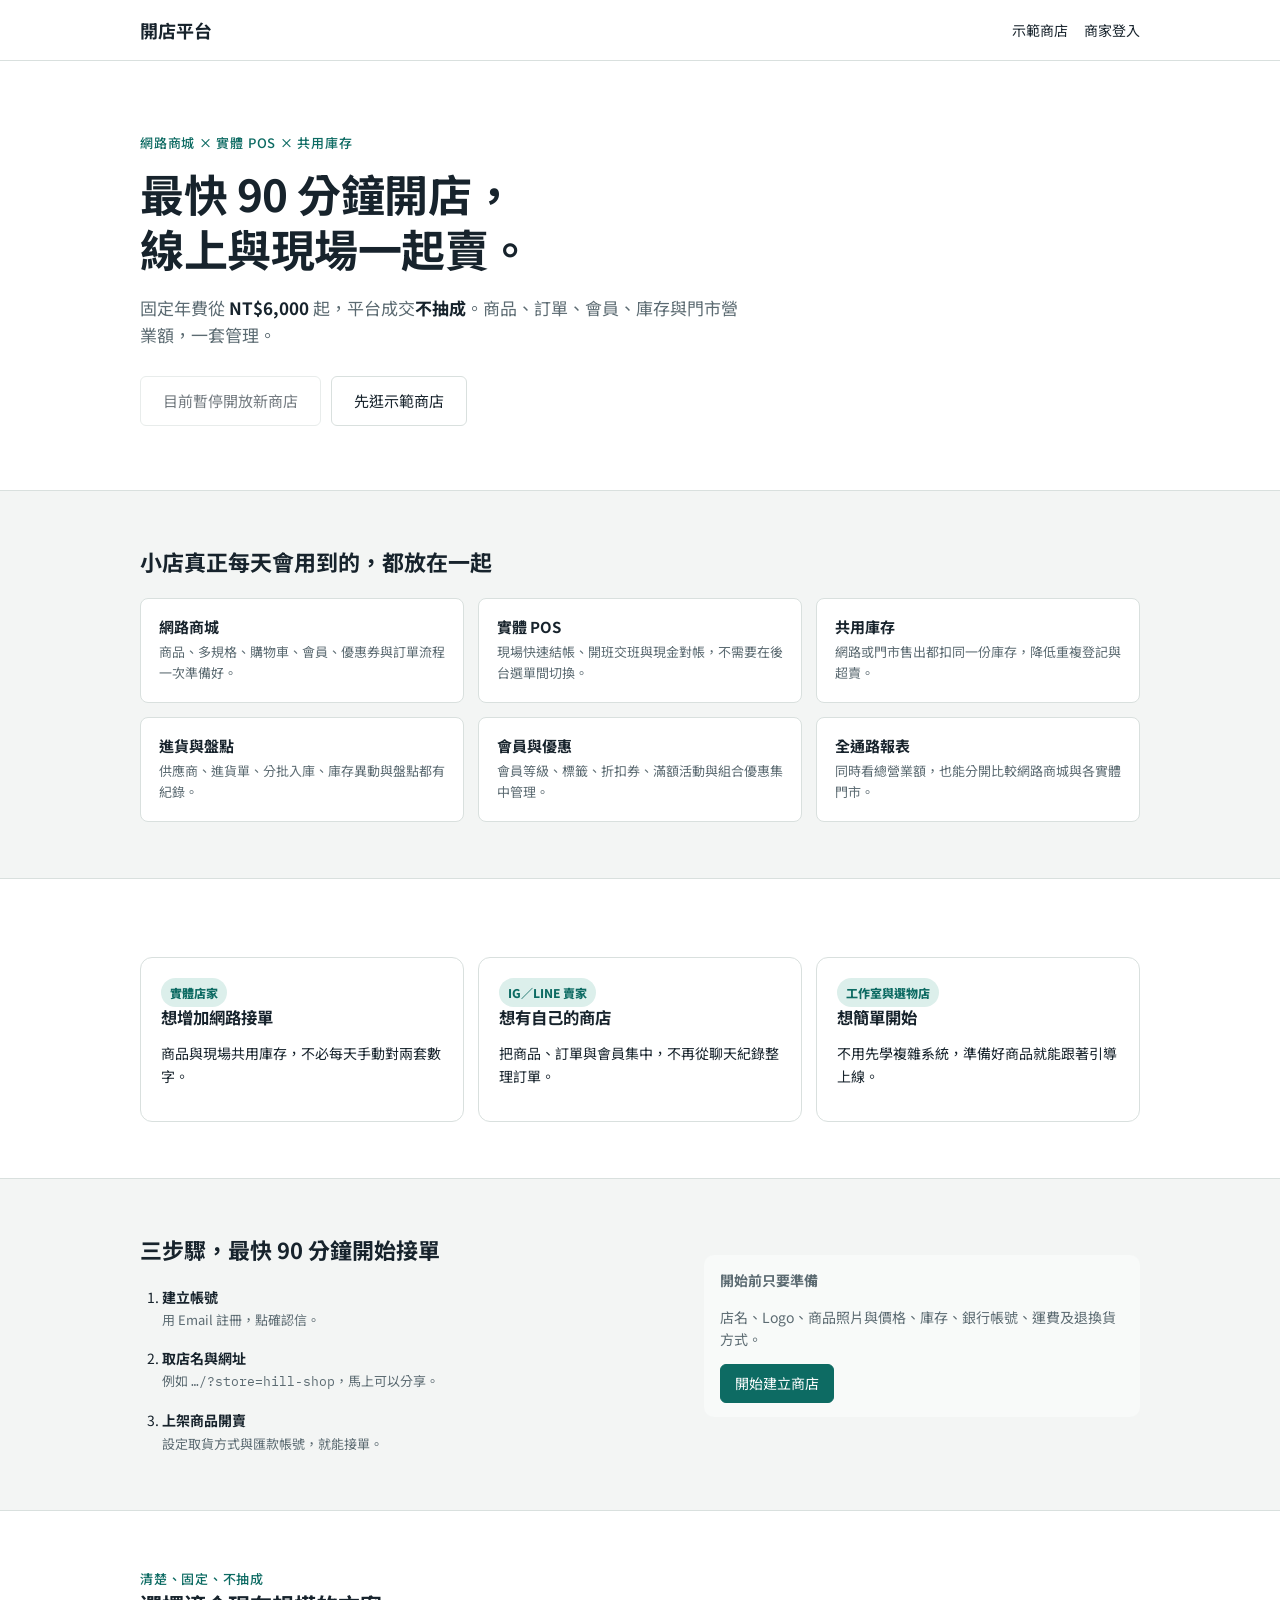
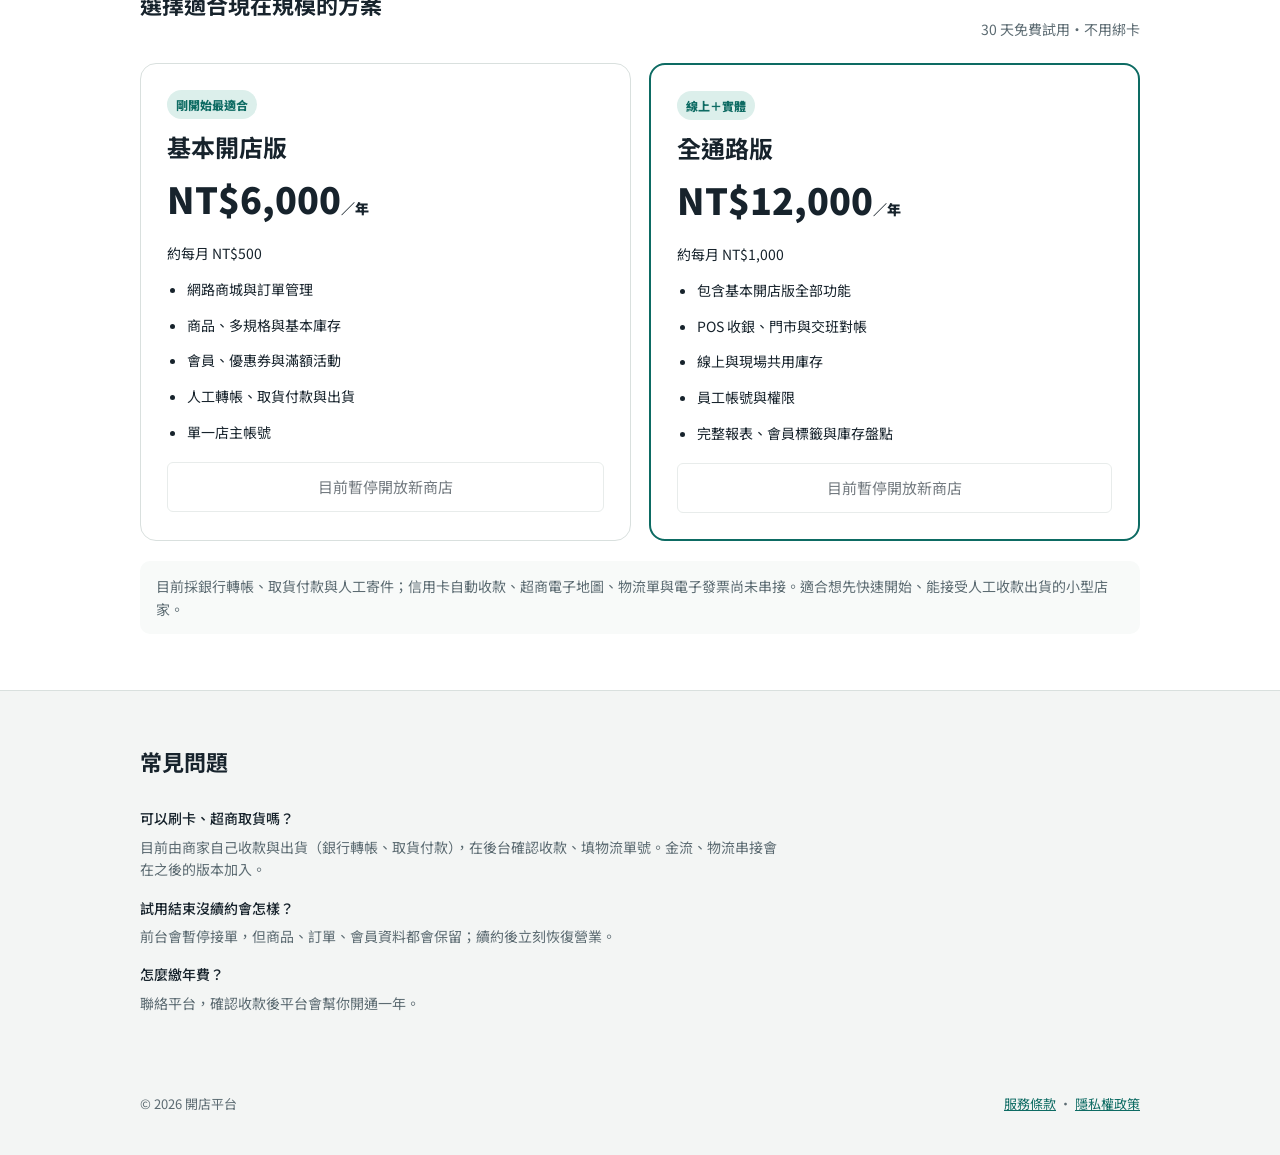
<file: index.html>
<!doctype html>
<html lang="zh-Hant-TW">
<head>
  <meta charset="utf-8">
  <meta name="viewport" content="width=device-width, initial-scale=1, viewport-fit=cover">
  <title>開店平台</title>
  <link rel="preconnect" href="https://fonts.googleapis.com">
  <link rel="preconnect" href="https://fonts.gstatic.com" crossorigin>
  <link rel="stylesheet" href="https://fonts.googleapis.com/css2?family=Noto+Sans+TC:wght@400;500;700&family=IBM+Plex+Mono:wght@400;500&display=swap">
  <link rel="stylesheet" href="css/base.css">
  <link rel="stylesheet" href="css/admin.css">
  <link rel="stylesheet" href="css/shop.css">
</head>
<body>
  <div id="app"></div>

  <!-- 正式版：資料存在 Supabase 資料庫。
       網址：平台首頁（不帶參數）、商店前台 ?store=<代號>、商家後台 #admin、平台總控台 #platform
       離線示範版請開 demo.html -->
  <script src="js/config.js"></script>
  <script src="js/vendor/supabase.js"></script>
  <script src="js/db.js"></script>
  <script src="js/ui.js"></script>
  <script src="js/invoice.js"></script>
  <script src="js/theme.js"></script>
  <script src="js/xlsx.js"></script>
  <script src="js/importer.js"></script>
  <script src="js/admin.js"></script>
  <script src="js/pos.js"></script>
  <script src="js/shop.js"></script>
  <script src="js/platform.js"></script>
  <script src="js/app.js"></script>
</body>
</html>
</file>
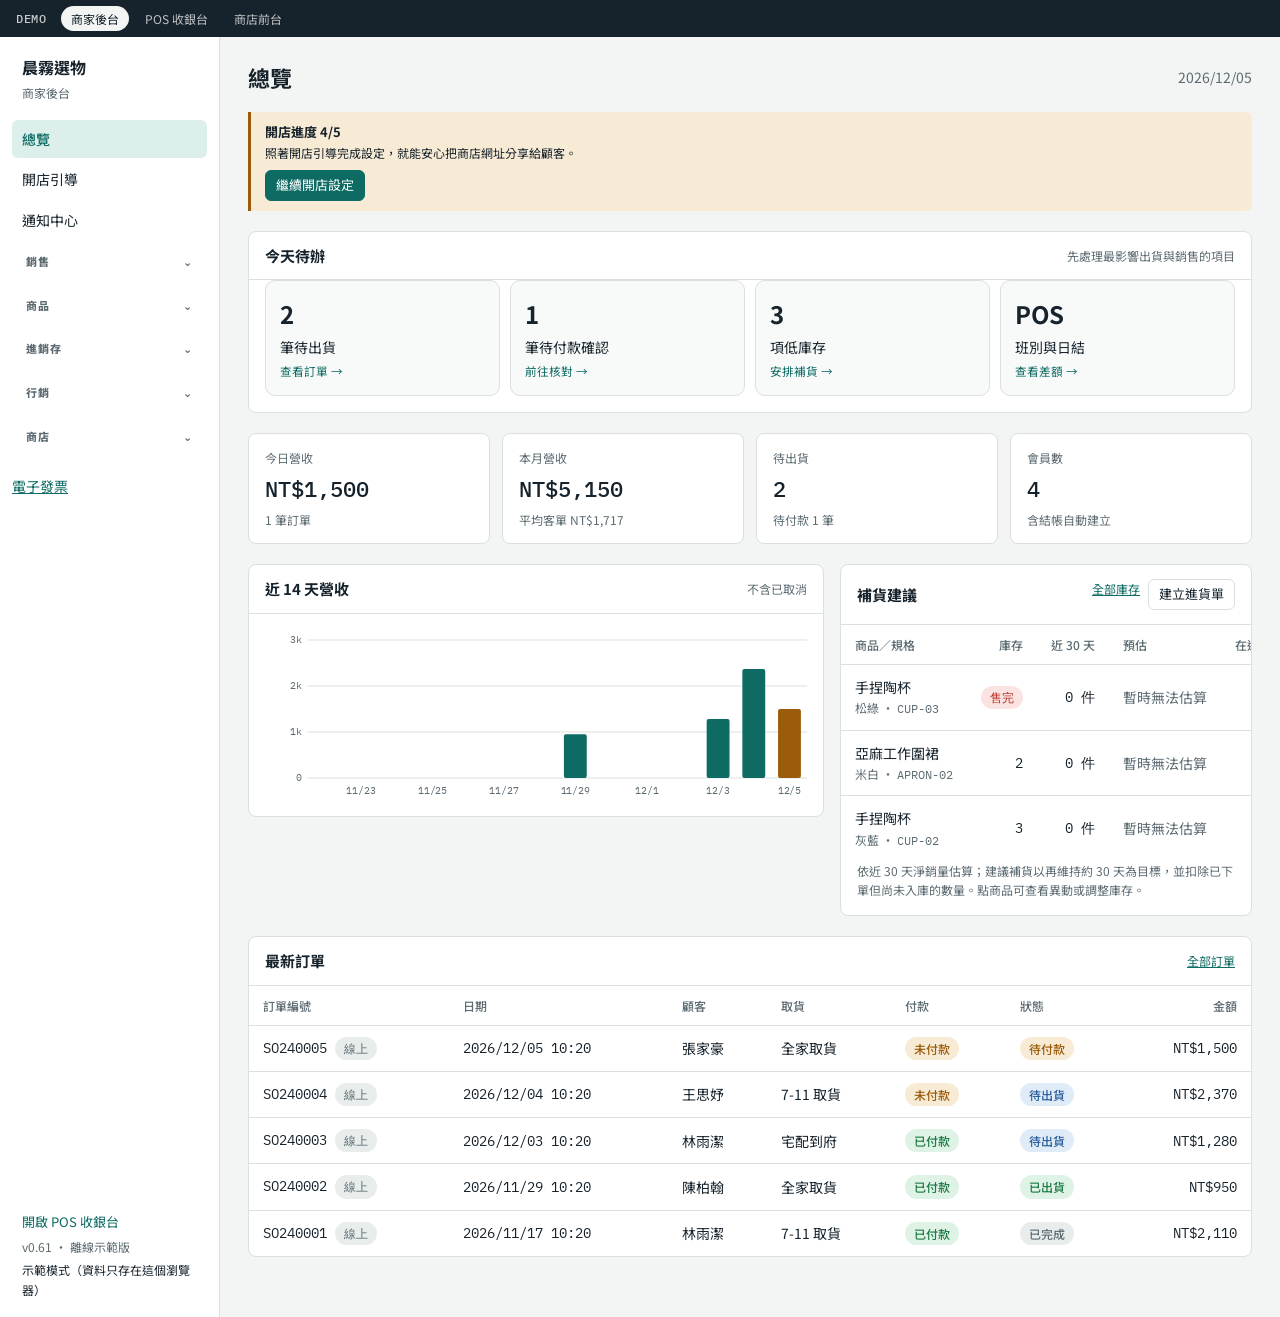
<file: demo.html>
<!doctype html>
<html lang="zh-Hant-TW">
<head>
  <meta charset="utf-8">
  <meta name="viewport" content="width=device-width, initial-scale=1, viewport-fit=cover">
  <title>開店平台 · 離線示範</title>
  <link rel="preconnect" href="https://fonts.googleapis.com">
  <link rel="preconnect" href="https://fonts.gstatic.com" crossorigin>
  <link rel="stylesheet" href="https://fonts.googleapis.com/css2?family=Noto+Sans+TC:wght@400;500;700&family=IBM+Plex+Mono:wght@400;500&display=swap">
  <link rel="stylesheet" href="css/base.css">
  <link rel="stylesheet" href="css/admin.css">
  <link rel="stylesheet" href="css/shop.css">
</head>
<body>
  <div class="devbar">
    <b>DEMO</b>
    <a href="#admin" data-side="admin">商家後台</a>
    <a href="#pos" data-side="pos">POS 收銀台</a>
    <a href="#shop" data-side="shop">商店前台</a>
  </div>
  <div id="app"></div>

  <!-- 離線示範版：資料只存在這個瀏覽器，不用網路也能玩（手機帳號版會員） -->
  <script src="js/seed.js"></script>
  <script src="js/db-local.js"></script>
  <script src="js/ui.js"></script>
  <script src="js/invoice.js"></script>
  <script src="js/theme.js"></script>
  <script src="js/xlsx.js"></script>
  <script src="js/importer.js"></script>
  <script src="js/admin.js"></script>
  <script src="js/pos.js"></script>
  <script src="js/shop.js"></script>
  <script src="js/app.js"></script>
</body>
</html>
</file>
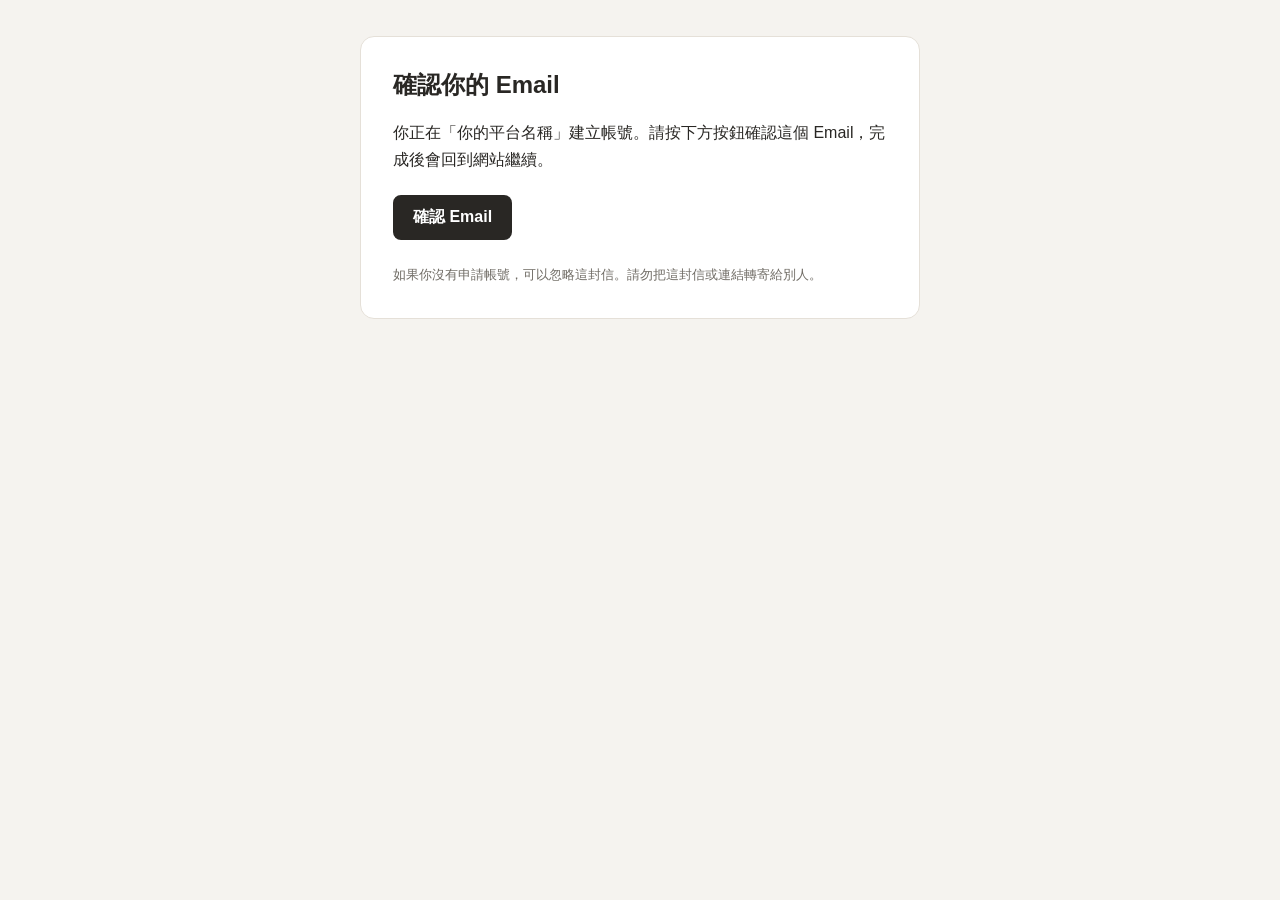
<file: docs/email-templates/確認註冊.html>
<!doctype html>
<html lang="zh-Hant">
<body style="margin:0;background:#f5f3ef;font-family:Arial,'Noto Sans TC',sans-serif;color:#292724">
  <div style="max-width:560px;margin:0 auto;padding:36px 20px">
    <div style="background:#fff;border:1px solid #e5e0d8;border-radius:14px;padding:32px">
      <h1 style="margin:0 0 18px;font-size:24px">確認你的 Email</h1>
      <p style="margin:0 0 22px;line-height:1.7">你正在「你的平台名稱」建立帳號。請按下方按鈕確認這個 Email，完成後會回到網站繼續。</p>
      <p style="margin:0 0 24px"><a href="{{ .ConfirmationURL }}" style="display:inline-block;background:#292724;color:#fff;text-decoration:none;border-radius:8px;padding:12px 20px;font-weight:bold">確認 Email</a></p>
      <p style="margin:0;color:#706c65;font-size:13px;line-height:1.7">如果你沒有申請帳號，可以忽略這封信。請勿把這封信或連結轉寄給別人。</p>
    </div>
  </div>
</body>
</html>
</file>
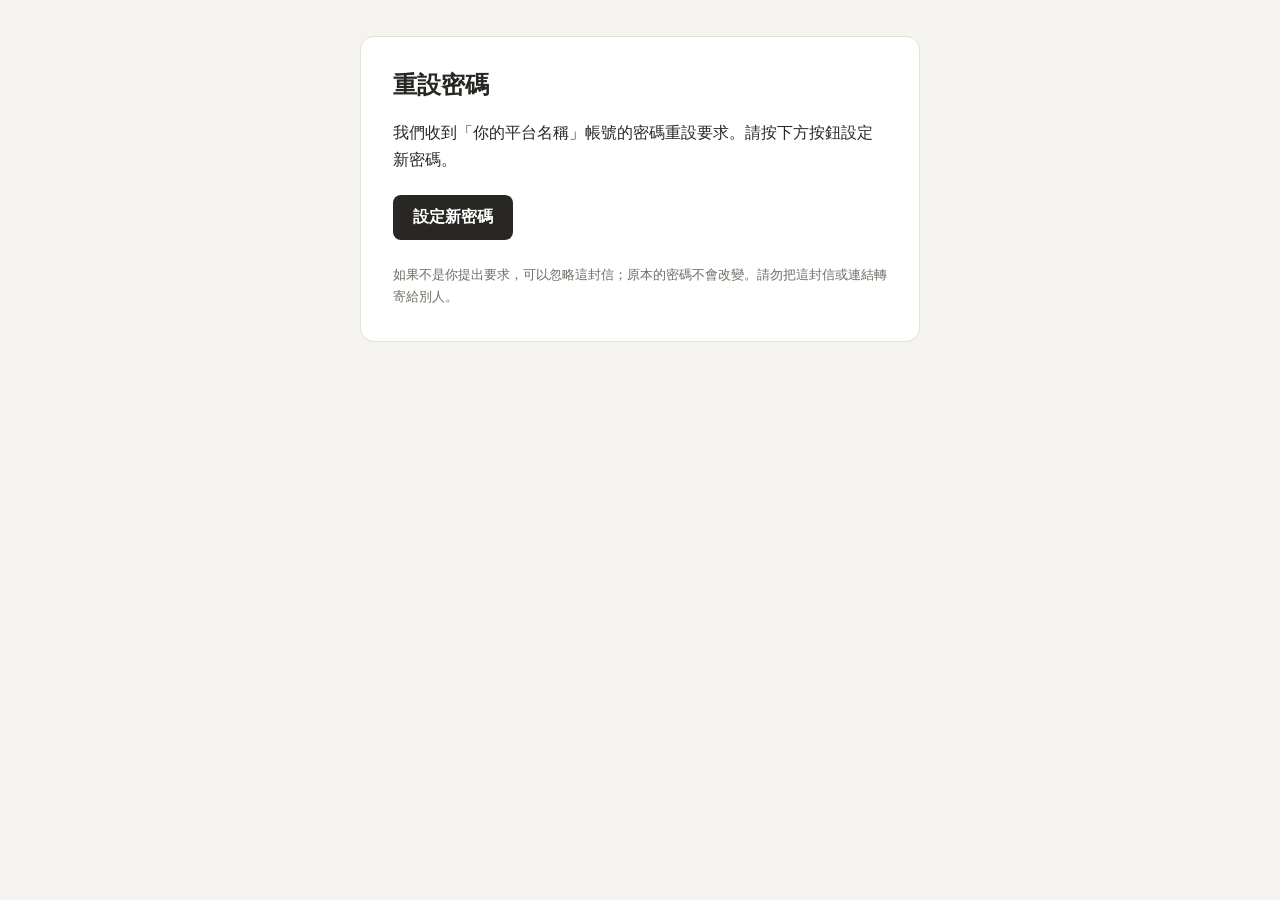
<file: docs/email-templates/重設密碼.html>
<!doctype html>
<html lang="zh-Hant">
<body style="margin:0;background:#f5f3ef;font-family:Arial,'Noto Sans TC',sans-serif;color:#292724">
  <div style="max-width:560px;margin:0 auto;padding:36px 20px">
    <div style="background:#fff;border:1px solid #e5e0d8;border-radius:14px;padding:32px">
      <h1 style="margin:0 0 18px;font-size:24px">重設密碼</h1>
      <p style="margin:0 0 22px;line-height:1.7">我們收到「你的平台名稱」帳號的密碼重設要求。請按下方按鈕設定新密碼。</p>
      <p style="margin:0 0 24px"><a href="{{ .ConfirmationURL }}" style="display:inline-block;background:#292724;color:#fff;text-decoration:none;border-radius:8px;padding:12px 20px;font-weight:bold">設定新密碼</a></p>
      <p style="margin:0;color:#706c65;font-size:13px;line-height:1.7">如果不是你提出要求，可以忽略這封信；原本的密碼不會改變。請勿把這封信或連結轉寄給別人。</p>
    </div>
  </div>
</body>
</html>
</file>
<file: css/base.css>
/* =========================================================
 * base.css — 共用色彩、字體、按鈕、表單、表格
 * 顏色都寫成變數，淺色與深色模式各一套。
 * ========================================================= */
:root {
  --bg: #f3f5f4;
  --surface: #ffffff;
  --surface-2: #f8faf9;
  --ink: #17232c;
  --muted: #5c6b72;
  --line: #d9e0de;
  --accent: #0d6b63;
  --accent-ink: #ffffff;
  --accent-soft: #dcefeb;
  --ok: #1d7a45;   --ok-bg: #dff2e6;
  --warn: #9a5b0a; --warn-bg: #f7ebd5;
  --bad: #b3261e;  --bad-bg: #fbe3e1;
  --info: #285e9c; --info-bg: #e0ebf8;
  --idle: #5c6b72; --idle-bg: #e8edec;
  --shadow: 0 1px 2px rgba(20, 35, 44, .06), 0 4px 16px rgba(20, 35, 44, .06);
  --radius: 8px;
  --sans: "Noto Sans TC", system-ui, -apple-system, "PingFang TC", "Microsoft JhengHei", sans-serif;
  --mono: "IBM Plex Mono", ui-monospace, SFMono-Regular, Menlo, monospace;
}
@media (prefers-color-scheme: dark) {
  :root:not([data-theme="light"]) {
    color-scheme: dark;
    --bg: #10171c; --surface: #172128; --surface-2: #1b2730; --ink: #e5ecea; --muted: #97a7ad; --line: #2a3943;
    --accent: #4fc2b5; --accent-ink: #0c1a1f; --accent-soft: #173b38;
    --ok: #6fd39a; --ok-bg: #173826; --warn: #e6aa55; --warn-bg: #3a2c16; --bad: #f08a82; --bad-bg: #3d1d1b;
    --info: #86b6ee; --info-bg: #1b2d44; --idle: #a3b1b6; --idle-bg: #25323a;
    --shadow: 0 1px 2px rgba(0, 0, 0, .3), 0 4px 16px rgba(0, 0, 0, .25);
  }
}
:root[data-theme="dark"] {
  color-scheme: dark;
  --bg: #10171c; --surface: #172128; --surface-2: #1b2730; --ink: #e5ecea; --muted: #97a7ad; --line: #2a3943;
  --accent: #4fc2b5; --accent-ink: #0c1a1f; --accent-soft: #173b38;
  --ok: #6fd39a; --ok-bg: #173826; --warn: #e6aa55; --warn-bg: #3a2c16; --bad: #f08a82; --bad-bg: #3d1d1b;
  --info: #86b6ee; --info-bg: #1b2d44; --idle: #a3b1b6; --idle-bg: #25323a;
  --shadow: 0 1px 2px rgba(0, 0, 0, .3), 0 4px 16px rgba(0, 0, 0, .25);
}

* { box-sizing: border-box; }
html, body { margin: 0; }
body { background: var(--bg); color: var(--ink); font-family: var(--sans); font-size: 14px; line-height: 1.6; }
h1, h2, h3, h4 { margin: 0; line-height: 1.3; text-wrap: balance; }
a { color: var(--accent); }
img { max-width: 100%; }
.num, .mono { font-family: var(--mono); font-variant-numeric: tabular-nums; }
.muted { color: var(--muted); }
.small { font-size: 12px; }

/* 開發模式切換列 */
.devbar { display: flex; align-items: center; gap: 6px; flex-wrap: wrap; padding: 6px 16px; background: var(--ink); color: var(--bg); font-size: 12px; }
.devbar b { font-family: var(--mono); font-weight: 500; letter-spacing: .06em; margin-right: 8px; opacity: .8; }
.devbar a { color: var(--bg); text-decoration: none; padding: 3px 10px; border-radius: 999px; opacity: .75; }
.devbar a.is-on { background: var(--bg); color: var(--ink); opacity: 1; }
.devbar a:focus-visible { outline: 2px solid var(--accent); }

/* 按鈕 */
.btn { font: inherit; font-size: 14px; display: inline-flex; align-items: center; justify-content: center; gap: 6px; padding: 7px 14px; border-radius: 6px; border: 1px solid var(--line); background: var(--surface); color: var(--ink); cursor: pointer; text-decoration: none; white-space: nowrap; }
.btn:hover { border-color: var(--muted); }
.btn:focus-visible, input:focus-visible, select:focus-visible, textarea:focus-visible { outline: 2px solid var(--accent); outline-offset: 1px; }
.btn-primary { background: var(--accent); border-color: var(--accent); color: var(--accent-ink); }
.btn-primary:hover { filter: brightness(1.08); border-color: var(--accent); }
.btn-danger { background: var(--bad); border-color: var(--bad); color: #fff; }
.btn-ghost { background: transparent; border-color: transparent; color: var(--muted); }
.btn-ghost:hover { color: var(--ink); border-color: var(--line); }
.btn-sm { padding: 4px 10px; font-size: 13px; }
.btn[disabled] { opacity: .5; cursor: not-allowed; }

/* 表單 */
.field { display: grid; gap: 6px; }
.field > label, .label { font-size: 13px; font-weight: 500; }
.field .hint { font-size: 12px; color: var(--muted); }
input[type="text"], input[type="number"], input[type="email"], input[type="tel"], input[type="search"], input[type="date"], input[type="password"], select, textarea {
  font: inherit; font-size: 14px; color: var(--ink); background: var(--surface); border: 1px solid var(--line); border-radius: 6px; padding: 8px 10px; width: 100%; min-width: 0;
}
textarea { resize: vertical; min-height: 88px; }
input[type="number"] { font-family: var(--mono); }
.check { display: inline-flex; align-items: center; gap: 8px; cursor: pointer; }
.check input { width: 16px; height: 16px; accent-color: var(--accent); }

/* 表格 */
.table-wrap { overflow-x: auto; }
table.tbl { width: 100%; border-collapse: collapse; font-size: 14px; }
.tbl th { text-align: left; font-weight: 500; font-size: 12px; color: var(--muted); padding: 10px 14px; border-bottom: 1px solid var(--line); white-space: nowrap; }
.tbl td { padding: 11px 14px; border-bottom: 1px solid var(--line); vertical-align: middle; }
.tbl tr:last-child td { border-bottom: 0; }
.tbl td.r, .tbl th.r { text-align: right; }
.tbl tbody tr.is-link { cursor: pointer; }
.tbl tbody tr.is-link:hover { background: var(--surface-2); }

/* 狀態標籤 */
.pill { display: inline-block; font-size: 12px; font-weight: 500; padding: 2px 9px; border-radius: 999px; white-space: nowrap; }
.pill.ok { color: var(--ok); background: var(--ok-bg); }
.pill.warn { color: var(--warn); background: var(--warn-bg); }
.pill.bad { color: var(--bad); background: var(--bad-bg); }
.pill.info { color: var(--info); background: var(--info-bg); }
.pill.idle { color: var(--idle); background: var(--idle-bg); }

/* 提示訊息 */
#toasts { position: fixed; left: 50%; bottom: calc(20px + env(safe-area-inset-bottom, 0px)); transform: translateX(-50%); display: grid; gap: 8px; z-index: 100; width: max-content; max-width: calc(100vw - 32px); }
.toast { background: var(--ink); color: var(--bg); padding: 10px 16px; border-radius: 8px; box-shadow: var(--shadow); font-size: 14px; transition: opacity .3s, transform .3s; }
.toast.is-error { background: var(--bad); color: #fff; }
.toast.is-out { opacity: 0; transform: translateY(6px); }

/* 確認視窗 */
.modal-backdrop { position: fixed; inset: 0; background: rgba(10, 18, 24, .45); display: grid; place-items: center; padding: 16px; z-index: 90; }
.modal { background: var(--surface); border-radius: 10px; padding: 22px; width: 100%; max-width: 400px; box-shadow: var(--shadow); display: grid; gap: 12px; }
.modal h3 { font-size: 17px; }
.modal p { margin: 0; color: var(--muted); }
.modal-actions { display: flex; justify-content: flex-end; gap: 8px; margin-top: 6px; }

.empty { text-align: center; padding: 40px 16px; color: var(--muted); }

@media (prefers-reduced-motion: reduce) { * { transition: none !important; animation: none !important; } }

/* 載入中／載入失敗 */
.loading { min-height: 50vh; display: grid; place-items: center; color: var(--muted); padding: 24px 16px; }
.load-err { display: grid; gap: 10px; justify-items: center; text-align: center; max-width: 420px; }
.load-err p { margin: 0; }
</file>
<file: css/admin.css>
/* =========================================================
 * admin.css — 商家後台版面
 * ========================================================= */
.admin { display: grid; grid-template-columns: 220px 1fr; min-height: calc(100vh - 32px); }
.side { background: var(--surface); border-right: 1px solid var(--line); padding: 18px 12px; display: flex; flex-direction: column; gap: 18px; }
.side-brand { padding: 0 10px; display: grid; gap: 2px; }
.side-brand strong { font-size: 16px; }
.side-brand span { font-size: 12px; color: var(--muted); }
.side nav { display: grid; gap: 2px; }
.side nav a { display: flex; align-items: center; justify-content: space-between; gap: 8px; padding: 8px 10px; border-radius: 6px; color: var(--ink); text-decoration: none; font-size: 14px; }
.side nav a:hover { background: var(--surface-2); }
.side nav a.is-on { background: var(--accent-soft); color: var(--accent); font-weight: 500; }
.side nav a .badge { font-family: var(--mono); font-size: 11px; background: var(--warn-bg); color: var(--warn); border-radius: 999px; padding: 0 7px; }
.side nav .sep { font-size: 11px; color: var(--muted); letter-spacing: .06em; padding: 12px 10px 4px; }
.side-foot { margin-top: auto; padding: 0 10px; font-size: 12px; color: var(--muted); display: grid; gap: 4px; justify-items: start; }
.side-foot .side-user { color: var(--ink); overflow-wrap: anywhere; }
.side-foot .btn { padding: 2px 0; }

/* 後台登入 */
.gate { min-height: calc(100vh - 32px); display: grid; place-items: center; padding: 24px 16px; background: var(--bg); }
.gate-card { width: 100%; max-width: 420px; background: var(--surface); border: 1px solid var(--line); border-radius: 10px; padding: 26px; display: grid; gap: 14px; box-shadow: var(--shadow); }
.gate-card h1 { font-size: 20px; }
.gate-card p { margin: 0; }
.gate-form { display: grid; gap: 12px; }
.gate-steps { margin: 0; padding-left: 20px; display: grid; gap: 10px; }
.gate-sql { margin: 6px 0; padding: 10px; background: var(--surface-2); border: 1px solid var(--line); border-radius: 6px; white-space: pre-wrap; overflow-wrap: anywhere; font-size: 12px; }

.main { padding: 26px 28px 60px; min-width: 0; display: grid; grid-template-columns: minmax(0, 1fr); gap: 20px; align-content: start; }
.main > *, .grid-2 > *, .grid-2 > * > * { min-width: 0; }
.admin .tbl td { white-space: nowrap; }
.page-head { display: flex; align-items: center; justify-content: space-between; gap: 12px; flex-wrap: wrap; }
.page-head h1 { font-size: 22px; }
.page-head .crumbs { font-size: 13px; color: var(--muted); display: flex; gap: 6px; align-items: center; }
.page-head .crumbs a { color: var(--muted); text-decoration: none; }
.page-head .crumbs a:hover { color: var(--accent); }
.actions { display: flex; gap: 8px; flex-wrap: wrap; }

.panel { background: var(--surface); border: 1px solid var(--line); border-radius: var(--radius); }
.panel-head { display: flex; align-items: center; justify-content: space-between; gap: 10px; padding: 14px 16px; border-bottom: 1px solid var(--line); }
.panel-head h2 { font-size: 15px; }
.panel-body { padding: 16px; display: grid; gap: 14px; }

.kpis { display: grid; grid-template-columns: repeat(4, 1fr); gap: 12px; }
.kpi { background: var(--surface); border: 1px solid var(--line); border-radius: var(--radius); padding: 14px 16px; display: grid; gap: 4px; text-decoration: none; color: var(--ink); }
.kpi span { font-size: 12px; color: var(--muted); }
.kpi strong { font-family: var(--mono); font-size: 22px; font-weight: 500; font-variant-numeric: tabular-nums; }
.kpi small { font-size: 12px; color: var(--muted); }
a.kpi:hover { border-color: var(--accent); }

.grid-2 { display: grid; grid-template-columns: 1.4fr 1fr; gap: 16px; align-items: start; }
.grid-form { display: grid; grid-template-columns: 1fr 1fr; gap: 14px; }
.grid-form .full { grid-column: 1 / -1; }

.chart { width: 100%; height: 170px; display: block; }
.chart .bar { fill: var(--accent); }
.chart .bar.today { fill: var(--warn); }
.chart text { fill: var(--muted); font-size: 10px; font-family: var(--mono); }
.chart .grid { stroke: var(--line); stroke-width: 1; }

.toolbar { display: flex; gap: 8px; flex-wrap: wrap; align-items: center; }
.toolbar input[type="search"] { max-width: 260px; }
.toolbar select { width: auto; }
.panel-head > .toolbar { flex: 1; }

.tabs { display: flex; gap: 4px; flex-wrap: wrap; border-bottom: 1px solid var(--line); padding: 0 8px; }
.tabs a { padding: 10px 12px; font-size: 14px; color: var(--muted); text-decoration: none; border-bottom: 2px solid transparent; margin-bottom: -1px; display: flex; gap: 6px; align-items: center; }
.tabs a.is-on { color: var(--ink); border-bottom-color: var(--accent); font-weight: 500; }
.tabs a .n { font-family: var(--mono); font-size: 11px; color: var(--muted); }

.thumb { width: 38px; height: 38px; border-radius: 6px; display: grid; place-items: center; color: #fff; font-weight: 700; font-size: 15px; flex: none; overflow: hidden; }
.thumb img { width: 100%; height: 100%; object-fit: cover; display: block; }
.prod-cell { display: flex; align-items: center; gap: 10px; }
.prod-cell div { display: grid; }

.variant-tbl input { padding: 6px 8px; }
.variant-tbl td { padding: 8px 10px; }
.opt-row { display: grid; grid-template-columns: 140px 1fr auto; gap: 8px; align-items: center; }

/* 商品圖片 */
.img-grid { display: grid; grid-template-columns: repeat(auto-fill, minmax(88px, 1fr)); gap: 8px; }
.img-tile { position: relative; aspect-ratio: 1 / 1; border-radius: 6px; overflow: hidden; border: 1px solid var(--line); background: var(--surface-2); }
.img-tile img { width: 100%; height: 100%; object-fit: cover; display: block; }
.img-tile .main-tag { position: absolute; left: 4px; top: 4px; font-size: 11px; background: var(--accent); color: var(--accent-ink); padding: 0 6px; border-radius: 3px; }
.img-tile .tile-acts { position: absolute; inset: auto 0 0 0; display: flex; justify-content: space-between; gap: 2px; padding: 3px; background: linear-gradient(transparent, rgba(0, 0, 0, .55)); }
.img-tile .tile-acts button { font: inherit; font-size: 11px; border: 0; border-radius: 3px; padding: 1px 6px; background: rgba(255, 255, 255, .9); color: #17232c; cursor: pointer; }
.img-tile .tile-acts button:focus-visible { outline: 2px solid var(--accent); }
.img-drop { position: relative; display: grid; place-items: center; gap: 4px; text-align: center; border: 1.5px dashed var(--line); border-radius: 6px; padding: 18px 12px; color: var(--muted); font-size: 13px; cursor: pointer; }
.img-drop:hover, .img-drop.is-over { border-color: var(--accent); color: var(--accent); background: var(--accent-soft); }
.img-drop input { position: absolute; width: 1px; height: 1px; opacity: 0; }
.img-drop:focus-within { outline: 2px solid var(--accent); outline-offset: 1px; }
.meter { height: 6px; background: var(--idle-bg); border-radius: 999px; overflow: hidden; }
.meter i { display: block; height: 100%; background: var(--accent); }
.meter.is-high i { background: var(--warn); }

.kv { display: grid; grid-template-columns: 90px 1fr; gap: 6px 12px; font-size: 14px; margin: 0; }
.kv dt { color: var(--muted); }
.kv dd { margin: 0; }

.timeline { list-style: none; margin: 0; padding: 0; display: grid; gap: 10px; }
.timeline li { display: grid; grid-template-columns: 12px 1fr; gap: 10px; font-size: 13px; }
.timeline li::before { content: ""; width: 8px; height: 8px; border-radius: 50%; background: var(--accent); margin-top: 6px; }

.notice { border-left: 3px solid var(--warn); background: var(--warn-bg); padding: 10px 14px; border-radius: 0 6px 6px 0; font-size: 13px; }

.method-row { display: grid; grid-template-columns: auto 1fr 110px; gap: 12px; align-items: center; padding: 10px 0; border-bottom: 1px solid var(--line); }
.method-row:last-child { border-bottom: 0; }

.modal.is-wide { max-width: 460px; }
/* 進貨單品項表 */
.po-tbl select { min-width: 260px; }
.po-tbl input[type="number"] { min-width: 84px; }

/* 會員等級設定表 */
.tier-tbl input[type="text"] { min-width: 110px; }
.tier-tbl input[type="number"] { min-width: 88px; }

/* 會員等級標籤：等級越高顏色越深 */
.tier-pill { display: inline-block; font-size: 12px; font-weight: 500; padding: 2px 9px; border-radius: 999px; white-space: nowrap; border: 1px solid var(--line); color: var(--muted); }
.tier-pill.t1 { border-color: var(--accent); color: var(--accent); }
.tier-pill.t2 { background: var(--accent-soft); border-color: var(--accent); color: var(--accent); }
.tier-pill.t3, .tier-pill.t4 { background: var(--accent); border-color: var(--accent); color: var(--accent-ink); }
.tier-row { display: grid; grid-template-columns: auto 1fr auto 1fr auto; gap: 8px; align-items: center; }
.tier-row input { min-width: 0; }
.radio-list { display: grid; gap: 6px; }
[hidden] { display: none !important; }

@media (max-width: 960px) {
  .kpis { grid-template-columns: repeat(2, 1fr); }
  .grid-2 { grid-template-columns: 1fr; }
}
@media (max-width: 760px) {
  /* minmax(0, 1fr)：選單很長時只在選單裡橫向捲動，不把整頁撐寬 */
  .admin { grid-template-columns: minmax(0, 1fr); }
  .side, .side nav { min-width: 0; }
  .side { border-right: 0; border-bottom: 1px solid var(--line); padding: 10px 12px; gap: 8px; }
  .side-brand, .side-foot, .side nav .sep { display: none; }
  .side nav { display: flex; overflow-x: auto; gap: 4px; }
  .side nav a { white-space: nowrap; }
  .main { padding: 18px 16px 60px; }
  .grid-form { grid-template-columns: 1fr; }
  .opt-row { grid-template-columns: 1fr; }
  .method-row { grid-template-columns: auto 1fr; }
  .method-row > :last-child { grid-column: 2; }
}

/* ---------- v0.9：多商家 ---------- */
.side-foot .side-link { color: var(--accent); text-decoration: none; font-size: 13px; }
.side-foot .side-link:hover { text-decoration: underline; }
.gate-card.is-wide { max-width: 480px; }
.pick-list { display: grid; gap: 8px; }
.pick-item { display: grid; grid-template-columns: 1fr auto; gap: 2px 10px; align-items: center; text-align: left; padding: 12px 14px; border: 1px solid var(--line); border-radius: var(--radius); background: var(--surface); color: var(--ink); font: inherit; cursor: pointer; }
.pick-item:hover, .pick-item:focus-visible { border-color: var(--accent); background: var(--surface-2); }
.pick-item .pill { grid-row: 1 / 3; grid-column: 2; }
.hint.is-ok { color: var(--ok); }
.hint.is-bad { color: var(--bad); }
.sf-url { overflow-wrap: anywhere; }
.url-box { display: flex; flex-wrap: wrap; align-items: center; gap: 6px 12px; padding: 10px 14px; background: var(--surface); border: 1px solid var(--line); border-radius: var(--radius); }
.url-box a { overflow-wrap: anywhere; }
.panel-body .url-box { background: var(--surface-2); }
.bill-banner { display: flex; flex-wrap: wrap; align-items: baseline; gap: 4px 12px; padding: 12px 16px; border-radius: var(--radius); background: var(--warn-bg); color: var(--ink); border-left: 3px solid var(--warn); }
.bill-banner b { color: var(--warn); }
.bill-banner.is-bad { background: var(--bad-bg); border-left-color: var(--bad); }
.bill-banner.is-bad b { color: var(--bad); }
.bill-banner span { flex: 1 1 280px; font-size: 13px; }
.kv { display: grid; grid-template-columns: auto 1fr; gap: 6px 16px; margin: 0; font-size: 13px; }
.kv dt { color: var(--muted); }
.kv dd { margin: 0; overflow-wrap: anywhere; }
.check { display: flex; align-items: center; gap: 8px; }
.check input { width: 16px; height: 16px; accent-color: var(--accent); }
.admin.is-platform .side-brand span { color: var(--accent); font-weight: 500; }
@media (max-width: 760px) {
  /* 手機：選單下方保留「我的商店、登出」等連結 */
  .side-foot { display: flex; flex-wrap: wrap; gap: 4px 14px; align-items: center; padding: 0 4px; }
  .side-foot > div { display: none; }
  .kv { grid-template-columns: 1fr; gap: 0; }
  .kv dd { margin-bottom: 8px; }
}

/* ---------- 平台首頁 ---------- */
.home { background: var(--bg); min-height: 100vh; }
.home-wrap { max-width: 1040px; margin: 0 auto; padding: 0 20px; }
.home-top { background: var(--surface); border-bottom: 1px solid var(--line); }
.home-top .home-wrap { display: flex; align-items: center; justify-content: space-between; gap: 12px; min-height: 60px; }
.home-logo { font-size: 18px; font-weight: 700; color: var(--ink); text-decoration: none; }
.home-top nav { display: flex; gap: 16px; }
.home-top nav a { color: var(--ink); text-decoration: none; font-size: 14px; }
.home-top nav a:hover { color: var(--accent); }
.home-hero { padding: 72px 0 64px; background: var(--surface); border-bottom: 1px solid var(--line); }
.home-kicker { color: var(--accent); font-weight: 500; font-size: 13px; letter-spacing: .06em; margin: 0 0 12px; }
.home-hero h1 { font-size: clamp(28px, 5vw, 44px); line-height: 1.25; letter-spacing: -.01em; }
.home-lead { font-size: 17px; color: var(--muted); max-width: 36em; margin: 18px 0 28px; }
.home-lead b { color: var(--ink); }
.home-cta { display: flex; flex-wrap: wrap; gap: 10px; }
.btn.btn-lg { padding: 12px 22px; font-size: 15px; }
.btn[aria-disabled="true"] { opacity: .6; cursor: not-allowed; }
.home-sec { padding: 56px 0; }
.home-sec.is-alt { background: var(--surface); border-top: 1px solid var(--line); border-bottom: 1px solid var(--line); }
.home-sec h2 { font-size: 22px; margin-bottom: 22px; }
.home-grid { display: grid; grid-template-columns: repeat(3, 1fr); gap: 14px; }
.home-card { background: var(--surface); border: 1px solid var(--line); border-radius: var(--radius); padding: 18px; }
.home-card h3 { font-size: 15px; margin-bottom: 6px; }
.home-card p { margin: 0; color: var(--muted); font-size: 13px; }
.home-split { display: grid; grid-template-columns: 1.2fr 1fr; gap: 40px; align-items: start; }
.home-steps { margin: 0; padding-left: 22px; display: grid; gap: 16px; }
.home-steps li b { display: block; }
.home-steps li span { color: var(--muted); font-size: 13px; }
.home-price { background: var(--bg); border: 1px solid var(--line); border-radius: 12px; padding: 24px; display: grid; gap: 10px; justify-items: start; }
.home-price strong { font-family: var(--mono); font-size: 34px; font-weight: 500; }
.home-price strong small { font-family: var(--sans); font-size: 14px; color: var(--muted); margin-left: 2px; }
.home-price ul { margin: 0 0 6px; padding-left: 18px; display: grid; gap: 4px; font-size: 14px; }
.home-faq { margin: 0; display: grid; gap: 6px; max-width: 46em; }
.home-faq dt { font-weight: 500; margin-top: 10px; }
.home-faq dd { margin: 0; color: var(--muted); }
.home-foot { padding: 24px 0 40px; color: var(--muted); font-size: 13px; }
.home-foot .home-wrap { display: flex; justify-content: space-between; gap: 12px; flex-wrap: wrap; }
@media (max-width: 760px) {
  .home-hero { padding: 44px 0 40px; }
  .home-grid, .home-split { grid-template-columns: 1fr; }
  .home-split { gap: 28px; }
  .home-wrap { padding: 0 16px; }
}

/* v0.10：分頁 */
.pager { display: flex; align-items: center; justify-content: center; gap: 12px; padding: 12px 16px; border-top: 1px solid var(--line); flex-wrap: wrap; }

/* v0.11：報表 */
.rp-bar { display: flex; flex-wrap: wrap; align-items: center; gap: 8px 14px; }
.seg { display: inline-flex; flex-wrap: wrap; border: 1px solid var(--line); border-radius: 8px; overflow: hidden; background: var(--surface); }
.seg button { font: inherit; font-size: 13px; padding: 6px 12px; border: 0; border-right: 1px solid var(--line); background: transparent; color: var(--ink); cursor: pointer; }
.seg button:last-child { border-right: 0; }
.seg button.is-on { background: var(--accent-soft); color: var(--accent); font-weight: 500; }
.rp-dates { display: flex; align-items: center; gap: 6px; }
.rp-dates input { width: auto; }
.rp-chart-wrap { position: relative; }
.rp-chart { height: 200px; }
.rp-chart .hit { fill: transparent; cursor: pointer; }
.rp-chart .hit.is-on { fill: var(--ink); fill-opacity: .06; }
.rp-tip { position: absolute; top: 4px; transform: translateX(-50%); background: var(--surface); border: 1px solid var(--line); box-shadow: var(--shadow); border-radius: 6px; padding: 6px 10px; font-size: 12px; display: grid; gap: 1px; pointer-events: none; white-space: nowrap; }
.rp-tip span { font-family: var(--mono); color: var(--muted); }
.calc { display: grid; grid-template-columns: 1fr auto; gap: 6px 16px; margin: 0; font-size: 14px; }
.calc dt { color: var(--muted); }
.calc dd { margin: 0; text-align: right; font-family: var(--mono); font-variant-numeric: tabular-nums; }
.calc .is-total { color: var(--ink); font-weight: 500; border-top: 1px solid var(--line); padding-top: 6px; }
.share { width: 90px; height: 6px; border-radius: 3px; background: var(--surface-2); border: 1px solid var(--line); overflow: hidden; }
.share i { display: block; height: 100%; background: var(--accent); }
.grid-3 { display: grid; grid-template-columns: repeat(3, 1fr); gap: 16px; align-items: start; }
.grid-3 > * { min-width: 0; }
.rp-big { font-family: var(--mono); font-size: 22px; }
.rp-detail > summary { cursor: pointer; list-style: none; border-bottom: 0; }
.rp-detail[open] > summary { border-bottom: 1px solid var(--line); }
.rp-detail > summary::after { content: "展開"; font-size: 12px; color: var(--accent); }
.rp-detail[open] > summary::after { content: "收合"; }
@media (max-width: 960px) { .grid-3 { grid-template-columns: 1fr; } }

/* v0.12：外觀 */
.th-layout { display: grid; grid-template-columns: minmax(0, 1fr) minmax(0, 420px); gap: 20px; align-items: start; }
.th-form { display: grid; gap: 16px; min-width: 0; }
.th-sticky { position: sticky; top: 16px; display: grid; gap: 8px; }
.th-preview { border: 1px solid var(--line); border-radius: var(--radius); overflow: hidden; max-height: 640px; overflow-y: auto; }
.th-preview .shop { min-height: 0; font-size: 12px; pointer-events: none; }
.th-preview .s-wrap { padding-inline: 14px; }
.th-preview .s-head .s-wrap { justify-content: space-between; padding-block: 10px; }
.th-preview .s-hero { padding-block: 18px 10px; }
.th-preview .s-hero h1, .th-preview .s-banner h1 { font-size: 20px; }
.th-preview .s-banner .s-wrap { padding-block: 24px; }
.th-preview .s-banner p { font-size: 12px; }
.th-preview .s-grid, .th-preview.th-preview .shop .s-grid { grid-template-columns: repeat(3, 1fr); gap: 10px; padding-bottom: 16px; }
.th-preview .shop.cols-2 .s-grid { grid-template-columns: repeat(2, 1fr); }
.th-preview .s-img { font-size: 22px; }
.th-preview .s-card .s-name { font-size: 12px; }
.th-preview .s-feature { grid-template-columns: 1fr 1fr; gap: 12px; padding: 10px; margin-bottom: 12px; }
.th-preview .s-feature h2 { font-size: 15px; }
.th-preview .s-logo.has-img img { max-height: 28px; }
.opt-grid { display: grid; grid-template-columns: repeat(3, 1fr); gap: 8px; }
.opt-card { position: relative; display: grid; gap: 4px; padding: 10px 12px; border: 1px solid var(--line); border-radius: var(--radius); cursor: pointer; background: var(--surface); }
.opt-card input { position: absolute; opacity: 0; pointer-events: none; }
.opt-card.is-on { border-color: var(--accent); box-shadow: inset 0 0 0 1px var(--accent); background: var(--accent-soft); }
.opt-card:focus-within { outline: 2px solid var(--accent); outline-offset: 2px; }
.opt-card .sw { display: flex; gap: 3px; }
.opt-card .sw i { width: 18px; height: 18px; border-radius: 50%; border: 1px solid var(--line); }
.mini { display: grid; gap: 3px; grid-template-columns: repeat(3, 1fr); height: 44px; padding: 4px; border: 1px solid var(--line); border-radius: 4px; background: var(--surface-2); }
.mini i { background: var(--line); border-radius: 2px; }
.mini-grid i:first-child { grid-column: 1 / 4; height: 8px; background: transparent; border-bottom: 2px solid var(--muted); }
.mini-banner i:first-child { grid-column: 1 / 4; background: var(--accent); }
.mini-magazine i:first-child { grid-column: 1 / 4; background: var(--muted); opacity: .6; }
.th-accent { display: flex; align-items: center; gap: 10px; flex-wrap: wrap; }
.th-accent input[type="color"] { width: 48px; height: 32px; padding: 2px; border-radius: 6px; }
.is-ok { color: var(--ok); }
.is-bad { color: var(--bad); }
.th-logo { display: flex; align-items: center; gap: 14px; flex-wrap: wrap; }
.th-logo-box { min-width: 160px; height: 56px; display: grid; place-items: center; border: 1px dashed var(--line); border-radius: 6px; padding: 6px 10px; background: var(--surface-2); }
.th-logo-box img { max-height: 40px; max-width: 200px; }
.th-row { display: flex; align-items: center; justify-content: space-between; gap: 10px; flex-wrap: wrap; }
@media (max-width: 1100px) { .th-layout { grid-template-columns: minmax(0, 1fr); } .th-sticky { position: static; } }
@media (max-width: 600px) { .opt-grid, .opt-grid.is-3 { grid-template-columns: repeat(2, 1fr); } }

/* v0.13：員工 */
.perm-grid { display: grid; grid-template-columns: repeat(2, minmax(0, 1fr)); gap: 8px 16px; }
.perm-item { align-items: flex-start; }
.perm-item > span { display: grid; gap: 1px; }
.perm-item input { margin-top: 3px; }
.perm-edit td { background: var(--surface-2); white-space: normal !important; }
.panel.is-hl { border-color: var(--accent); box-shadow: inset 0 0 0 1px var(--accent); }
.side-user .small { margin-left: 2px; }
@media (max-width: 600px) { .perm-grid { grid-template-columns: 1fr; } }

/* v0.14：批次處理、列印 */
.tbl .ck { width: 36px; padding-right: 0; }
.tbl .ck input { width: 16px; height: 16px; accent-color: var(--accent); }
.tbl tr.is-sel td { background: var(--accent-soft); }
.bulk-bar { display: flex; flex-wrap: wrap; align-items: center; gap: 8px; padding: 10px 16px; background: var(--accent-soft); border-bottom: 1px solid var(--line); position: sticky; top: 0; z-index: 2; }
.bulk-bar b { margin-right: 6px; }
.bs-list { display: grid; gap: 8px; max-height: 50vh; overflow: auto; }
.bs-row { display: grid; grid-template-columns: 110px 1fr 180px; gap: 8px; align-items: center; }
@media (max-width: 600px) { .bs-row { grid-template-columns: 1fr; } }
#print-root { display: none; }
@media print {
  body.printing > *:not(#print-root) { display: none !important; }
  body.printing #print-root { display: block; }
  body.printing { background: #fff; color: #000; }
  @page { size: A4; margin: 12mm; }
}
.pdoc { font-family: var(--sans); color: #000; font-size: 12pt; page-break-after: always; break-after: page; }
.pdoc:last-child { page-break-after: auto; break-after: auto; }
.pd-head { display: flex; justify-content: space-between; gap: 12px; border-bottom: 2px solid #000; padding-bottom: 8px; margin-bottom: 12px; }
.pd-store { font-size: 16pt; }
.pd-r { text-align: right; }
.pd-title { font-size: 15pt; font-weight: 700; letter-spacing: .2em; }
.pd-no { font-family: var(--mono); font-size: 14pt; }
.pd-small { font-size: 9pt; color: #333; }
.pd-grid { display: grid; grid-template-columns: repeat(3, 1fr); gap: 12px; margin-bottom: 12px; }
.pd-label { font-size: 9pt; color: #555; margin-bottom: 2px; }
.pd-big { font-size: 14pt; font-weight: 700; }
.pd-tbl { width: 100%; border-collapse: collapse; margin-bottom: 12px; }
.pd-tbl th, .pd-tbl td { border: 1px solid #999; padding: 5px 7px; text-align: left; vertical-align: top; }
.pd-tbl th { background: #eee; font-size: 10pt; }
.pd-tbl .r { text-align: right; }
.pd-ck { width: 24px; text-align: center !important; }
.pd-note { border: 1px dashed #999; padding: 8px; margin-bottom: 12px; font-size: 10pt; }
.pd-foot { font-size: 9pt; color: #555; text-align: center; margin-top: 16px; }
.pd-summary{display:grid;grid-template-columns:repeat(4,1fr);gap:8px;margin:0 0 12px}.pd-summary>div{display:grid;border:1px solid #bbb;padding:7px}.pd-summary span{font-size:9pt;color:#555}.pd-summary b{font-size:12pt}.pdoc-report .pd-tbl{font-size:9pt}.pdoc-report .pd-tbl thead{display:table-header-group}.pdoc-report .pd-tbl tr{break-inside:avoid}

/* v0.15：商品排序、匯入、排程 */
.sort-list { list-style: none; margin: 0; padding: 0; }
.sort-list li { display: flex; align-items: center; gap: 10px; padding: 8px 14px; border-bottom: 1px solid var(--line); background: var(--surface); cursor: grab; }
.sort-list li:last-child { border-bottom: 0; }
.sort-list li.is-drag { opacity: .5; }
.sort-list .grip { color: var(--muted); letter-spacing: -2px; user-select: none; }
.sort-list .sort-name { flex: 1; min-width: 0; overflow: hidden; text-overflow: ellipsis; white-space: nowrap; }
.sort-list .sort-btns { display: flex; gap: 2px; }
.imp-steps { margin: 0; padding-left: 18px; display: grid; gap: 4px; color: var(--muted); }
.imp-list { margin: 6px 0 0; padding-left: 18px; max-height: 260px; overflow: auto; display: grid; gap: 4px; font-size: 13px; }
.imp-sum { font-size: 14px; }
.notice.is-bad { border-left-color: var(--bad); background: var(--bad-bg); }
.modal.imp { max-width: 640px; }
.pe-sched { display: grid; gap: 10px; }
.pe-sched summary { cursor: pointer; color: var(--accent); }
.pe-sched[open] summary { margin-bottom: 6px; }

/* v0.16：評價 */
.rv-set { display: flex; flex-wrap: wrap; gap: 10px 22px; align-items: center; }
.rv-admin { list-style: none; margin: 0; padding: 0; }
.rv-admin > li { padding: 14px 16px; border-top: 1px solid var(--line); display: grid; gap: 8px; }
.rv-a-head { display: flex; flex-wrap: wrap; align-items: center; gap: 6px 10px; }
.rv-stars { color: #c48a12; letter-spacing: 1px; font-size: 14px; }
.rv-stars span { color: var(--line); }
.rv-a-text { margin: 0; white-space: pre-wrap; }
.rv-a-reply { display: grid; grid-template-columns: 1fr auto; gap: 8px; align-items: start; }
.rv-a-reply textarea { min-height: 38px; }
@media (max-width: 700px) { .rv-a-reply { grid-template-columns: 1fr; } }
/* v0.52：POS 收銀台 */
.pos-toolbar{display:flex;align-items:end;gap:14px;margin-bottom:16px;padding:14px;background:var(--panel);border:1px solid var(--line);border-radius:12px}.pos-toolbar .field{margin:0;min-width:180px}.pos-toolbar .pos-search{flex:1}.pos-layout{display:grid;grid-template-columns:minmax(0,1.6fr) minmax(340px,.8fr);gap:18px;align-items:start}.pos-products{display:grid;grid-template-columns:repeat(auto-fill,minmax(190px,1fr));gap:10px;padding:14px}.pos-product{display:flex;text-align:left;gap:10px;border:1px solid var(--line);background:var(--panel);border-radius:10px;padding:10px;color:inherit;cursor:pointer}.pos-product:hover{border-color:var(--accent);transform:translateY(-1px)}.pos-product:disabled{opacity:.45;cursor:not-allowed;transform:none}.pos-product img,.pos-product>i{width:54px;height:54px;object-fit:cover;border-radius:8px;flex:0 0 54px;display:grid;place-items:center;font-style:normal;font-weight:800}.pos-product>span{display:grid;min-width:0;gap:3px}.pos-product b,.pos-product small{overflow:hidden;text-overflow:ellipsis;white-space:nowrap}.pos-product small{color:var(--muted)}.pos-product strong{color:var(--accent)}.pos-cart{position:sticky;top:14px}.pos-cart .pos-qty{width:64px}.pos-total{display:flex;justify-content:space-between;align-items:center;border-top:1px solid var(--line);padding-top:14px;font-size:18px}.pos-total strong{font-size:28px}.notice .actions input{max-width:180px}
@media(max-width:780px){.pos-toolbar{align-items:stretch;flex-direction:column}.pos-toolbar .field{width:100%;min-width:0}.pos-layout{grid-template-columns:1fr}.pos-products{grid-template-columns:repeat(2,minmax(0,1fr));padding:10px}.pos-product{display:grid}.pos-product img,.pos-product>i{width:100%;height:92px}.pos-cart{position:static}.pos-total strong{font-size:24px}}

/* v0.53：獨立 POS 網頁 */
.pos-app{min-height:100vh;background:#eef1f4;color:#17202a}.pos-head{height:68px;padding:0 20px;background:#15202b;color:#fff;display:flex;align-items:center;justify-content:space-between;gap:16px;position:sticky;top:0;z-index:20;box-shadow:0 2px 12px #0002}.pos-head>div:first-child{display:grid}.pos-head>div:first-child b{font-size:20px}.pos-head>div:first-child span{font-size:12px;color:#b9c5cf}.pos-head-actions{display:flex;align-items:center;gap:10px}.pos-head select{width:auto;min-width:140px;background:#fff}.pos-success{margin:12px 16px 0;padding:12px 16px;border-radius:12px;background:#dff7e7;color:#166534;display:flex;align-items:center;gap:12px}.pos-success span{flex:1}.pos-open{margin:16px;min-height:120px;background:#fff4d6;border:1px solid #edc96a;border-radius:14px;padding:20px;display:flex;align-items:center;justify-content:center;gap:16px}.pos-open h1,.pos-open p{margin:0}.pos-open>div{margin-right:20px}.pos-open input{width:180px}.pos-work{display:grid;grid-template-columns:minmax(0,1fr) 410px;gap:14px;padding:14px;height:calc(100vh - 68px)}.pos-work.is-locked{opacity:.55;pointer-events:none}.pos-catalog,.pos-bill{min-height:0;background:#fff;border:1px solid #dce1e6;border-radius:14px;box-shadow:0 3px 14px #22303c0b}.pos-catalog{display:flex;flex-direction:column}.pos-searchbar{padding:14px;border-bottom:1px solid #e3e7eb;display:flex;gap:10px}.pos-searchbar input{font-size:17px}.pos-grid{padding:14px;display:grid;grid-template-columns:repeat(auto-fill,minmax(175px,1fr));gap:10px;overflow:auto}.pos-tile{border:1px solid #dce1e6;border-radius:12px;background:#fff;padding:10px;text-align:left;display:grid;grid-template-columns:58px minmax(0,1fr);gap:10px;cursor:pointer;color:inherit}.pos-tile:hover{border-color:#1677ff;box-shadow:0 3px 10px #1677ff18}.pos-tile:active{transform:scale(.98)}.pos-tile:disabled{opacity:.42;cursor:not-allowed}.pos-tile img,.pos-tile>i{width:58px;height:58px;object-fit:cover;border-radius:9px;display:grid;place-items:center;font-style:normal;font-weight:800}.pos-tile>span{display:grid;gap:2px;min-width:0}.pos-tile b,.pos-tile small{white-space:nowrap;overflow:hidden;text-overflow:ellipsis}.pos-tile small,.pos-tile em{font-size:12px;color:#677483;font-style:normal}.pos-tile strong{color:#0b62c4}.pos-bill{display:flex;flex-direction:column}.pos-bill-head{padding:14px 16px;border-bottom:1px solid #e3e7eb;display:flex;justify-content:space-between}.pos-bill-head>div{display:grid}.pos-bill-head b{font-size:18px}.pos-bill-head small{color:#677483}.pos-bill-items{flex:1;overflow:auto;min-height:130px}.pos-empty{height:100%;min-height:170px;display:grid;place-items:center;text-align:center;color:#84909d}.pos-line{display:grid;grid-template-columns:minmax(0,1fr) auto auto auto;gap:10px;align-items:center;padding:12px 14px;border-bottom:1px solid #edf0f2}.pos-line>div:first-child{display:grid}.pos-line small{color:#677483}.pos-step{display:flex;align-items:center}.pos-step button,.pos-x{border:1px solid #ccd3da;background:#fff;width:30px;height:30px;border-radius:7px;cursor:pointer}.pos-step input{width:48px;height:30px;text-align:center;padding:2px;border-radius:0}.pos-x{border:0;color:#8b97a2;font-size:20px}.pos-bill-form{padding:14px;border-top:1px solid #dce1e6;background:#fafbfc}.pos-inline{display:flex;gap:8px}.pos-two{display:grid;grid-template-columns:1fr 1fr;gap:10px}.pos-cash{display:flex;align-items:end;justify-content:space-between;padding:10px 0}.pos-cash .field{margin:0;max-width:190px}.pos-cash>div:last-child{display:grid;text-align:right}.pos-cash strong{font-size:22px}.pos-grand{border-top:2px solid #dce1e6;padding:12px 0;display:flex;align-items:center;justify-content:space-between}.pos-grand span{font-size:18px}.pos-grand strong{font-size:32px}.pos-submit{width:100%;border:0;border-radius:11px;background:#1267cf;color:#fff;padding:15px;font-size:20px;font-weight:800;cursor:pointer}.pos-submit:disabled{opacity:.45}.pos-modal{position:fixed;inset:0;background:#0008;z-index:100;display:grid;place-items:center;padding:20px}.pos-modal-card{width:min(460px,100%);background:#fff;border-radius:16px;padding:22px;box-shadow:0 20px 70px #0005}.pos-modal-card h2{margin-top:0}.pos-gate{min-height:100vh;display:grid;place-items:center;background:#eef1f4;padding:20px}
@media(max-width:800px){.pos-head{height:auto;min-height:64px;padding:10px 12px;align-items:flex-start}.pos-head-actions{flex-wrap:wrap;justify-content:flex-end}.pos-head .btn{display:none}.pos-work{height:auto;min-height:calc(100vh - 70px);grid-template-columns:1fr;padding:8px}.pos-searchbar{position:sticky;top:64px;z-index:5;background:#fff;padding:10px}.pos-grid{grid-template-columns:repeat(2,minmax(0,1fr));max-height:48vh;padding:8px}.pos-tile{grid-template-columns:1fr}.pos-tile img,.pos-tile>i{width:100%;height:82px}.pos-bill{min-height:52vh}.pos-open{margin:8px;display:grid;text-align:center}.pos-open>div{margin:0}.pos-open input{width:100%}.pos-line{grid-template-columns:minmax(0,1fr) auto auto}.pos-line>strong{grid-column:1}.pos-line .pos-x{grid-column:3;grid-row:1}.pos-grand strong{font-size:28px}}

/* v0.54：POS 門市可讀性、自訂組合與當班對帳 */
.pos-location-label{display:flex;align-items:center;gap:8px;color:#fff;font-size:12px;font-weight:700}.pos-location-label select,.pos-head select{width:auto;min-width:150px;background:#fff!important;color:#17202a!important;border-color:#cbd5df!important;font-weight:700}.pos-location-label option{color:#17202a;background:#fff}.pos-head-btn{color:#fff!important;border-color:#647482!important;background:#263746!important}.pos-head-btn.is-main{background:#1267cf!important;border-color:#1267cf!important}.pos-step button,.pos-x{color:#17202a;width:34px;height:34px;display:grid;place-items:center;padding:0}.pos-step button span{display:block;color:#17202a;font-size:22px;font-weight:900;line-height:1}.pos-step button:disabled{opacity:.35}.pos-step input{height:34px;color:#fff;background:#172631;font-weight:800}.pos-modal-card{max-height:calc(100vh - 40px);overflow:auto}.pos-bundle-card{width:min(650px,100%)}.pos-bundle-list{max-height:310px;overflow:auto;border:1px solid #dce1e6;border-radius:10px;margin-bottom:14px}.pos-bundle-row{display:flex;align-items:center;justify-content:space-between;gap:12px;padding:10px 12px;border-bottom:1px solid #edf0f2}.pos-bundle-row:last-child{border-bottom:0}.pos-bundle-row>div:first-child{display:grid}.pos-bundle-row small{color:#677483}.pos-shift-strip{background:#e8f2ff;color:#173b68;border-bottom:1px solid #c8ddf5;padding:9px 20px;display:flex;gap:28px;align-items:center;flex-wrap:wrap;font-size:13px}.pos-shift-strip b{margin-left:4px}.pos-reconcile{width:min(560px,100%)}.pos-reconcile-grid{display:grid;grid-template-columns:1fr 1fr;gap:8px;margin:14px 0}.pos-reconcile-grid span{display:grid;background:#f3f6f8;border-radius:9px;padding:10px;color:#677483}.pos-reconcile-grid b{color:#17202a;font-size:17px;margin-top:3px}.pos-expected,.pos-difference{display:flex;align-items:center;justify-content:space-between;padding:13px 0;border-top:1px solid #dce1e6}.pos-expected strong{font-size:26px}.pos-difference strong{font-size:20px}.pos-difference .ok{color:#16803b}.pos-difference .more{color:#a05d00}.pos-difference .short{color:#c62e2e}
@media(max-width:800px){.pos-head .pos-head-btn{display:inline-grid}.pos-head>a.btn{display:none}.pos-location-label span{display:none}.pos-shift-strip{padding:8px 12px;gap:8px 18px}.pos-reconcile-grid{grid-template-columns:1fr}.pos-bundle-row{align-items:flex-start}}
.pos-close-note{margin:4px 0 14px;padding:10px 12px;border-radius:9px;background:#fff4d6;color:#765300;font-size:13px}.pos-reconcile .actions button:disabled{opacity:.6;cursor:wait}

.invoice-fields{min-width:0;margin:12px 0;padding:12px;border:1px solid var(--line);border-radius:10px;display:grid;gap:8px}.invoice-fields legend{padding:0 6px;font-weight:700}.invoice-fields label{display:block;font-size:13px;margin:4px 0}.invoice-fields input,.invoice-fields select{width:100%;min-width:0}.invoice-fields [hidden]{display:none!important}.invoice-error{white-space:normal!important;max-width:280px;overflow-wrap:anywhere}.pos-categories{display:flex;gap:6px;overflow:auto;flex:0 0 auto;padding:8px 14px;border-bottom:1px solid #e3e7eb}.pos-categories button{flex:0 0 auto}.pos-categories .is-on{background:#1267cf;color:#fff}.pos-bill-form{overflow:auto;max-height:65vh}.pos-success{flex-wrap:wrap}.pos-success small{flex-basis:100%}.pos-app .invoice-fields{color:#17202a;border-color:#cbd5df}.pos-app .invoice-fields input,.pos-app .invoice-fields select{background:#fff;color:#17202a}.pos-app .pos-modal-card{color:#17202a}
@media(max-width:800px){.pos-bill-form{max-height:none}.pos-success{margin:8px}.invoice-fields{padding:10px}}
@media(max-width:600px){.pos-head{flex-wrap:wrap;gap:8px}.pos-head>div:first-child{width:100%;display:flex;align-items:center;justify-content:space-between}.pos-head>div:first-child b{font-size:18px}.pos-head-actions{width:100%;gap:6px;justify-content:flex-start}.pos-location-label{flex:1;min-width:110px}.pos-location-label select{min-width:0;width:100%}.pos-head-actions .btn{font-size:12px}.pos-searchbar{position:static}}
.pos-pay-footer{flex:0 0 auto;padding:8px 14px 14px;background:#fff;border-top:1px solid #dce1e6;border-radius:0 0 14px 14px}.pos-pay-footer .pos-grand{border-top:0}.pos-bill-form{min-height:0;flex-shrink:1}.pos-bill-items{min-height:70px}
.pos-delivery{padding:10px 0;border-top:1px solid #dce1e6}.pos-delivery summary{cursor:pointer;font-weight:700}.pos-delivery label{display:block;margin-top:8px}.pos-delivery input:not([type=checkbox]){width:100%;background:#fff;color:#17202a}.pos-delivery [hidden]{display:none!important}
.pos-pending{margin:8px 14px;padding:12px;display:flex;align-items:center;gap:12px;flex-wrap:wrap;background:#fff3cd;border:1px solid #e6c96a;border-radius:10px;color:#765300}.pos-pending span{flex:1;min-width:200px}
/* v0.58：任務導向導覽與雙方案銷售頁 */
.side-group{margin:4px 0}.side-group summary{list-style:none;display:flex;justify-content:space-between;align-items:center;padding:8px 14px;color:var(--muted);font-size:11px;font-weight:800;letter-spacing:.08em;cursor:pointer}.side-group summary::-webkit-details-marker{display:none}.side-group summary span{transition:transform .2s}.side-group[open] summary span{transform:rotate(180deg)}
.task-grid{display:grid;grid-template-columns:repeat(4,1fr);gap:10px;padding:0 16px 16px}.task-grid a{display:grid;gap:3px;padding:14px;border:1px solid var(--line);border-radius:10px;color:inherit;text-decoration:none;background:var(--surface-2)}.task-grid a:hover{border-color:var(--accent)}.task-grid b{font-size:24px}.task-grid small{color:var(--accent)}
.home-sec-title{display:flex;justify-content:space-between;align-items:end;gap:20px}.home-audience{display:grid;grid-template-columns:repeat(3,1fr);gap:14px;margin-top:22px}.home-audience>div{padding:20px;border:1px solid var(--line);border-radius:12px;background:var(--surface)}.home-tag{display:inline-block;padding:5px 9px;border-radius:999px;background:var(--accent-soft);color:var(--accent);font-size:12px;font-weight:800}.home-launch-note,.home-honest{margin:20px 0 0;padding:14px 16px;border-radius:10px;background:var(--surface-2);color:var(--muted)}.home-plans{display:grid;grid-template-columns:repeat(2,minmax(0,1fr));gap:18px;margin-top:22px}.home-plan{position:relative;padding:26px;border:1px solid var(--line);border-radius:16px;background:var(--surface)}.home-plan.is-featured{border:2px solid var(--accent)}.home-plan h3{font-size:24px;margin:12px 0 8px}.home-plan>strong{display:block;font-size:36px;font-weight:900}.home-plan>strong small{font-size:14px}.home-plan ul{display:grid;gap:8px;padding-left:20px;min-height:170px}.home-plan .btn{width:100%}
.pos-close-summary{margin:12px 16px 0;padding:12px 16px;border-radius:12px;background:#e8f2ff;color:#173b68;display:flex;align-items:center;gap:10px}.pos-close-summary>div{display:grid;flex:1}.pos-recent-card{width:min(680px,100%)}.pos-recent-list{display:grid;max-height:55vh;overflow:auto;border:1px solid #dce1e6;border-radius:10px}.pos-recent-list>div{display:grid;grid-template-columns:minmax(0,1fr) auto auto auto;align-items:center;gap:8px;padding:10px;border-bottom:1px solid #edf0f2}.pos-recent-list>div:last-child{border-bottom:0}.pos-recent-list span{display:grid}.pos-recent-list small{color:#677483}.pos-receipt{max-width:360px;margin:auto;color:#111}.pos-receipt>div:not(.actions){display:flex;justify-content:space-between;gap:12px;padding:4px 0}.pos-receipt .total{font-size:20px}.pos-receipt h2,.pos-receipt p{text-align:center}
@media print{body *{visibility:hidden}.pos-receipt,.pos-receipt *{visibility:visible}.pos-receipt{position:absolute;inset:0 auto auto 0;width:80mm;padding:8mm}.pos-receipt .actions{display:none}}
@media(max-width:800px){.task-grid{grid-template-columns:1fr 1fr}.home-sec-title{display:block}.home-audience,.home-plans{grid-template-columns:1fr}.home-plan ul{min-height:0}}
@media(max-width:650px){.pos-close-summary{margin:8px;align-items:stretch;flex-wrap:wrap}.pos-close-summary>div{flex-basis:100%}.pos-recent-list>div{grid-template-columns:minmax(0,1fr) auto}.pos-recent-list strong{grid-column:2}.pos-recent-list .btn{grid-row:2}}
@media(max-width:480px){.task-grid{grid-template-columns:1fr}}
/* v0.61：保留完整收銀功能，但目前僅提供銷售登記。 */
.pos-record-mode .pos-bill-form,.pos-record-mode .pos-shift-strip,.pos-record-mode #p-cash-event,.pos-record-mode #p-reconcile,.pos-record-mode #p-opening{display:none!important}
.pos-record-notice{margin:0;padding:12px 16px;color:#35556b;background:#edf6fc;font-size:13px;line-height:1.6}
.pos-record-mode .pos-bill-items{flex:1;overflow:auto;min-height:100px}
</file>
<file: css/shop.css>
/* =========================================================
 * shop.css — 商店前台（每家商家對外的網站）
 * 用 .shop 包住，之後做「佈景主題」時只要換這組變數。
 * ========================================================= */
.shop {
  --s-bg: #f6f3ee; --s-surface: #fffdfa; --s-ink: #2a2622; --s-muted: #756c63; --s-line: #e2dbd1;
  --s-accent: #3f5d56; --s-accent-ink: #ffffff; --s-soft: #ebe4d9;
  background: var(--s-bg); color: var(--s-ink); min-height: calc(100vh - 32px);
}
@media (prefers-color-scheme: dark) {
  :root:not([data-theme="light"]) .shop {
    --s-bg: #1a1816; --s-surface: #221f1c; --s-ink: #ece6de; --s-muted: #a89e93; --s-line: #37322d;
    --s-accent: #8fbfb3; --s-accent-ink: #13201d; --s-soft: #2c2824;
  }
}
:root[data-theme="dark"] .shop {
  --s-bg: #1a1816; --s-surface: #221f1c; --s-ink: #ece6de; --s-muted: #a89e93; --s-line: #37322d;
  --s-accent: #8fbfb3; --s-accent-ink: #13201d; --s-soft: #2c2824;
}
.shop .btn-primary { background: var(--s-accent); border-color: var(--s-accent); color: var(--s-accent-ink); }
.shop .btn { border-color: var(--s-line); background: var(--s-surface); color: var(--s-ink); }
.shop .btn.btn-primary { background: var(--s-accent); color: var(--s-accent-ink); }
.shop input, .shop select, .shop textarea { background: var(--s-surface); border-color: var(--s-line); color: var(--s-ink); }
.shop a { color: var(--s-accent); }

.s-wrap { max-width: 1080px; margin: 0 auto; padding-inline: 20px; }
.s-head { background: var(--s-surface); border-bottom: 1px solid var(--s-line); }
.s-head .s-wrap { display: flex; align-items: center; gap: 16px; padding-block: 14px; }
.s-logo { font-size: 20px; font-weight: 700; letter-spacing: .08em; color: var(--s-ink) !important; text-decoration: none; }
.s-search { flex: 1; max-width: 320px; margin-left: auto; }
.s-cart { position: relative; display: inline-flex; align-items: center; gap: 6px; text-decoration: none; color: var(--s-ink) !important; font-size: 14px; padding: 7px 12px; border: 1px solid var(--s-line); border-radius: 999px; }
.s-cart b { font-family: var(--mono); font-weight: 500; background: var(--s-accent); color: var(--s-accent-ink); border-radius: 999px; min-width: 20px; height: 20px; display: inline-grid; place-items: center; font-size: 11px; padding: 0 5px; }

.s-hero { padding-block: 44px 28px; display: grid; gap: 8px; }
.s-hero h1 { font-size: clamp(24px, 4vw, 34px); font-weight: 700; letter-spacing: .04em; }
.s-hero p { margin: 0; color: var(--s-muted); }
.s-bar { background: var(--s-soft); padding: 9px 0; text-align: center; font-size: 13px; color: var(--s-ink); }

.s-cats { display: flex; gap: 8px; flex-wrap: wrap; padding-bottom: 20px; }
.s-cats a { text-decoration: none; color: var(--s-ink); border: 1px solid var(--s-line); background: var(--s-surface); border-radius: 999px; padding: 5px 14px; font-size: 13px; }
.s-cats a.is-on { background: var(--s-ink); color: var(--s-bg); border-color: var(--s-ink); }
.s-filters { display: flex; align-items: end; gap: 10px; flex-wrap: wrap; margin: 0 0 22px; padding: 14px 16px; background: var(--s-surface); border: 1px solid var(--s-line); border-radius: var(--s-radius); }
.s-filters label { display: grid; gap: 5px; color: var(--s-muted); font-size: 12px; }
.s-filters select, .s-filters input[type="number"] { min-width: 145px; height: 38px; border: 1px solid var(--s-line); border-radius: 8px; background: var(--s-bg); color: var(--s-ink); padding: 0 10px; font: inherit; }
.s-filters .s-stock-check { display: flex; align-items: center; gap: 6px; height: 38px; font-size: 14px; color: var(--s-ink); white-space: nowrap; }
.s-filters .s-stock-check input { width: 16px; height: 16px; accent-color: var(--s-accent); }
.s-filter-toggle { display:none; width:100%; margin:0 0 10px; padding:11px 14px; border:1px solid var(--s-line); border-radius:9px; background:var(--s-surface); color:var(--s-ink); font:inherit; font-weight:700; text-align:left; }
.s-filter-toggle span { float:right; }

.s-grid { display: grid; grid-template-columns: repeat(4, 1fr); gap: 20px; padding-bottom: 60px; }
.s-card { text-decoration: none; color: var(--s-ink) !important; display: grid; gap: 8px; }
.s-fav { position: absolute; z-index: 2; right: 9px; top: 9px; width: 36px; height: 36px; border: 1px solid var(--s-line); border-radius: 50%; background: var(--s-surface); color: var(--s-muted); font-size: 20px; cursor: pointer; box-shadow: 0 2px 8px #0001; }
.s-fav:hover, .s-fav.is-on { color: #c94f64; border-color: #c94f64; }
.s-recent { padding-top: 8px; }
.s-recent h2 { margin-bottom: 16px; }
.s-offers { display:grid; gap:8px; margin-top:14px; padding:14px; border:1px solid var(--s-line); border-radius:10px; background:var(--s-soft); }
.s-offers a { display:grid; gap:2px; color:var(--s-ink); text-decoration:none; }
.s-offers a:hover span { text-decoration:underline; }
.s-offers small { color:var(--s-muted); }
.s-img { aspect-ratio: 1 / 1; max-width: 100%; border-radius: 4px; display: grid; place-items: center; color: rgba(255, 255, 255, .92); font-size: 44px; font-weight: 700; position: relative; overflow: hidden; }
.s-img::after { content: ""; position: absolute; inset: 0; background: linear-gradient(160deg, rgba(255, 255, 255, .16), transparent 55%); }
.s-img.has-photo { background: var(--s-soft) !important; }
.s-img.has-photo::after { display: none; }
.s-img img { position: absolute; inset: 0; width: 100%; height: 100%; object-fit: cover; display: block; }
.s-card .s-name { font-size: 15px; }
.s-card .s-price { font-family: var(--mono); font-size: 14px; color: var(--s-muted); }
.s-card:hover .s-name { text-decoration: underline; }
.s-soldout { position: absolute; top: 10px; left: 10px; background: var(--s-ink); color: var(--s-bg); font-size: 11px; padding: 2px 8px; border-radius: 3px; z-index: 1; }

.s-product { display: grid; grid-template-columns: 1fr 1fr; gap: 40px; padding-block: 32px 60px; align-items: start; }
.s-product .s-img { font-size: 80px; }
.s-gallery { display: grid; gap: 10px; }
.s-thumbs { display: flex; gap: 8px; flex-wrap: wrap; }
.s-thumbs button { width: 64px; height: 64px; padding: 0; border: 1px solid var(--s-line); border-radius: 4px; overflow: hidden; background: var(--s-soft); cursor: pointer; }
.s-thumbs button img { width: 100%; height: 100%; object-fit: cover; display: block; }
.s-thumbs button.is-on { border-color: var(--s-ink); box-shadow: inset 0 0 0 1px var(--s-ink); }
.s-thumbs button:focus-visible { outline: 2px solid var(--s-accent); outline-offset: 1px; }
.s-info { display: grid; gap: 16px; }
.s-info h1 { font-size: 26px; font-weight: 700; }
.s-info .s-price { font-family: var(--mono); font-size: 20px; }
.s-info p { margin: 0; color: var(--s-muted); line-height: 1.8; }
.s-opt { display: grid; gap: 8px; }
.s-opt .label { font-size: 13px; color: var(--s-muted); }
.s-opt .vals { display: flex; gap: 8px; flex-wrap: wrap; }
.s-opt button { font: inherit; font-size: 14px; border: 1px solid var(--s-line); background: var(--s-surface); color: var(--s-ink); border-radius: 4px; padding: 7px 16px; cursor: pointer; }
.s-opt button.is-on { border-color: var(--s-ink); box-shadow: inset 0 0 0 1px var(--s-ink); }
.s-opt button.is-out { color: var(--s-muted); text-decoration: line-through; }
.s-opt button:focus-visible { outline: 2px solid var(--s-accent); outline-offset: 1px; }
.s-qty { display: inline-flex; border: 1px solid var(--s-line); border-radius: 4px; overflow: hidden; background: var(--s-surface); }
.s-qty button { font: inherit; width: 38px; border: 0; background: transparent; color: var(--s-ink); cursor: pointer; font-size: 16px; }
.s-qty input { width: 52px; text-align: center; border: 0; border-left: 1px solid var(--s-line); border-right: 1px solid var(--s-line); border-radius: 0; padding: 8px 4px; }
.s-buy { display: flex; gap: 10px; align-items: center; flex-wrap: wrap; }
.s-buy .btn-primary { padding: 11px 28px; font-size: 15px; }
.s-stock { font-size: 13px; color: var(--s-muted); }

.s-page { padding-block: 28px 60px; display: grid; gap: 20px; }
.s-page h1 { font-size: 22px; }
.s-two { display: grid; grid-template-columns: 1.5fr 1fr; gap: 28px; align-items: start; }
.s-box { background: var(--s-surface); border: 1px solid var(--s-line); border-radius: 6px; padding: 18px; display: grid; gap: 14px; }
.s-box h2 { font-size: 16px; }
.s-line { display: grid; grid-template-columns: 56px 1fr auto; gap: 14px; align-items: center; padding-bottom: 14px; border-bottom: 1px solid var(--s-line); }
.s-line:last-child { border-bottom: 0; padding-bottom: 0; }
.s-line .s-img { font-size: 20px; border-radius: 4px; }
.s-line .meta { display: grid; gap: 2px; }
.s-line .meta small { color: var(--s-muted); }
.s-line .right { display: grid; justify-items: end; gap: 6px; }
.s-sum { display: grid; gap: 8px; font-size: 14px; }
.s-sum div { display: flex; justify-content: space-between; gap: 12px; }
.s-sum .total { font-size: 17px; font-weight: 700; border-top: 1px solid var(--s-line); padding-top: 10px; }
.s-sum span:last-child { font-family: var(--mono); }
.s-gap { font-size: 13px; background: var(--s-soft); padding: 8px 12px; border-radius: 4px; }
.s-radio { display: grid; gap: 8px; }
.s-radio label { display: flex; align-items: center; gap: 10px; border: 1px solid var(--s-line); border-radius: 4px; padding: 10px 12px; cursor: pointer; background: var(--s-surface); }
.s-radio label:has(input:checked) { border-color: var(--s-ink); }
.s-radio input { accent-color: var(--s-accent); }
.s-radio .fee { margin-left: auto; font-family: var(--mono); font-size: 13px; color: var(--s-muted); }
.s-done { text-align: center; padding-block: 60px; display: grid; gap: 14px; justify-items: center; }
.s-done .no { font-family: var(--mono); font-size: 22px; letter-spacing: .06em; }
/* 折扣與優惠碼 */
.s-bar-sep { margin-inline: 10px; color: var(--s-muted); }
.s-disc { color: var(--s-accent); }
.s-disc span:first-child { min-width: 0; }
.s-coupon-in { display: flex; gap: 8px; }
.s-coupon-in input { flex: 1; text-transform: uppercase; font-family: var(--mono); }
.s-coupon-in input::placeholder { text-transform: none; font-family: var(--sans); }
.s-coupon { display: flex; justify-content: space-between; align-items: flex-start; gap: 10px; border: 1px dashed var(--s-accent); border-radius: 4px; padding: 10px 12px; font-size: 13px; }
.s-coupon span { color: var(--s-muted); }
.s-coupon.is-bad { border-color: #b3261e; }
.s-coupon-err { color: #b3261e; margin-top: 4px; }
:root[data-theme="dark"] .s-coupon.is-bad { border-color: #f08a82; }
:root[data-theme="dark"] .s-coupon-err { color: #f08a82; }
@media (prefers-color-scheme: dark) {
  :root:not([data-theme="light"]) .s-coupon.is-bad { border-color: #f08a82; }
  :root:not([data-theme="light"]) .s-coupon-err { color: #f08a82; }
}
.sr-only { position: absolute; width: 1px; height: 1px; padding: 0; margin: -1px; overflow: hidden; clip: rect(0 0 0 0); white-space: nowrap; border: 0; }

/* 會員等級卡 */
.s-tier { gap: 10px; }
.s-tier-name { font-weight: 700; color: var(--s-accent-ink); background: var(--s-accent); padding: 2px 12px; border-radius: 999px; font-size: 13px; }
.s-tier-benefit { font-size: 15px; }
.s-meter { height: 6px; background: var(--s-soft); border-radius: 999px; overflow: hidden; }
.s-meter i { display: block; height: 100%; background: var(--s-accent); }
.s-tier-all summary { cursor: pointer; color: var(--s-accent); }
.s-tier-all ul { list-style: none; margin: 10px 0; padding: 0; display: grid; gap: 6px; }
.s-tier-all li { display: grid; grid-template-columns: 64px 1fr auto; gap: 8px; font-size: 13px; padding: 6px 8px; border-radius: 4px; }
.s-tier-all li span:last-child { color: var(--s-muted); text-align: right; }
.s-tier-all li.is-me { background: var(--s-soft); }

/* 會員與訂單查詢 */
.s-nav { display: flex; gap: 14px; align-items: center; font-size: 14px; white-space: nowrap; }
.s-nav a { color: var(--s-ink) !important; text-decoration: none; }
.s-nav a:hover { text-decoration: underline; }
.s-narrow { max-width: 460px; }
.s-page-head { display: flex; justify-content: space-between; align-items: flex-start; gap: 12px; flex-wrap: wrap; }
.s-box-head { display: flex; justify-content: space-between; align-items: baseline; gap: 10px; flex-wrap: wrap; }
.s-links { display: flex; justify-content: space-between; gap: 10px; flex-wrap: wrap; font-size: 13px; }
.s-inline { display: flex; gap: 8px; }
.s-inline input { flex: 1; }
.s-inline input[readonly] { color: var(--s-muted); }
.s-demo { margin: 0; color: var(--s-muted); text-align: center; }
.s-demo-code { font-size: 13px; background: var(--s-soft); border-radius: 4px; padding: 10px 12px; line-height: 1.7; }
.s-demo-code .mono { font-size: 16px; letter-spacing: .12em; }
.s-join { max-width: 420px; justify-items: center; text-align: center; gap: 8px; margin-top: 8px; }
.s-join span { color: var(--s-muted); font-size: 13px; }
.s-tag { display: inline-block; font-size: 12px; padding: 2px 10px; border-radius: 999px; border: 1px solid var(--s-line); white-space: nowrap; }
.s-tag.is-pending_payment { border-color: var(--s-ink); font-weight: 700; }
.s-tag.is-paid, .s-tag.is-shipped { background: var(--s-accent); border-color: var(--s-accent); color: var(--s-accent-ink); }
.s-tag.is-completed { background: var(--s-soft); }
.s-tag.is-cancelled { color: var(--s-muted); text-decoration: line-through; }
.s-orders { display: grid; }
.s-order { display: grid; grid-template-columns: auto auto 1fr auto; grid-template-areas: "no date . tag" "items items items total"; gap: 4px 12px; align-items: center; padding: 12px 0; border-bottom: 1px solid var(--s-line); color: var(--s-ink) !important; text-decoration: none; }
.s-order:last-child { border-bottom: 0; }
.s-order:hover .s-order-items { text-decoration: underline; }
.s-order > .mono:first-child { grid-area: no; }
.s-order-date { grid-area: date; font-size: 13px; color: var(--s-muted); }
.s-order .s-tag { grid-area: tag; justify-self: end; }
.s-order-items { grid-area: items; font-size: 13px; color: var(--s-muted); overflow: hidden; text-overflow: ellipsis; white-space: nowrap; min-width: 0; }
.s-order-total { grid-area: total; }
.s-steps { list-style: none; margin: 0; padding: 0; display: grid; grid-template-columns: repeat(4, 1fr); }
.s-steps li { display: grid; gap: 2px; padding-top: 14px; border-top: 3px solid var(--s-line); font-size: 13px; color: var(--s-muted); }
.s-steps li span { font-family: var(--mono); font-size: 11px; min-height: 1.4em; }
.s-steps li.is-done { border-top-color: var(--s-accent); }
.s-steps li.is-now { border-top-color: var(--s-accent); color: var(--s-ink); }
.s-steps li.is-now b { color: var(--s-accent); }
.s-steps li + li { margin-left: 4px; }
.s-kv { display: grid; grid-template-columns: 72px 1fr; gap: 6px 12px; margin: 0; font-size: 14px; }
.s-kv dt { color: var(--s-muted); }
.s-kv dd { margin: 0; overflow-wrap: anywhere; }

.s-foot { border-top: 1px solid var(--s-line); padding-block: 24px; font-size: 12px; color: var(--s-muted); }
.s-foot .s-wrap { display: flex; gap: 16px; flex-wrap: wrap; justify-content: space-between; }

@media (max-width: 900px) { .s-grid { grid-template-columns: repeat(3, 1fr); } }
@media (max-width: 720px) {
  .s-grid { grid-template-columns: repeat(2, 1fr); gap: 14px; }
  .s-cats { overflow-x:auto; flex-wrap:nowrap; padding-bottom:10px; scrollbar-width:none; }
  .s-cats a { flex:0 0 auto; }
  .s-filter-toggle { display:block; }
  .s-filters { display:none; grid-template-columns: 1fr 1fr; align-items: end; }
  .s-filters.is-open { display:grid; }
  .s-filters label:first-child, .s-filters .s-stock-check, .s-filters .btn { grid-column: 1 / -1; }
  .s-filters select, .s-filters input[type="number"] { width: 100%; min-width: 0; }
  .s-product, .s-two { grid-template-columns: 1fr; gap: 24px; }
  .s-head .s-wrap { flex-wrap: wrap; }
  .s-search { order: 3; max-width: none; flex-basis: 100%; }
  .s-nav { margin-left: auto; }
  .s-steps li b { font-size: 12px; }
  .s-wrap { padding-inline: 16px; }
}

/* v0.9：暫停營業、平台連結 */
.s-closed { text-align: center; justify-items: center; }
.s-closed p { color: var(--s-muted); margin: 0; }
.s-powered { color: inherit; opacity: .7; text-decoration: none; font-size: 12px; }
.s-powered:hover { opacity: 1; text-decoration: underline; }
/* v0.10：防機器人的隱藏欄位（真人看不到、不會填） */
.hp { position: absolute; left: -10000px; width: 1px; height: 1px; overflow: hidden; }

/* ---------- v0.12：佈景主題（顏色由 theme.js 算好放在 --l-* 淺色、--d-* 深色） ---------- */
.shop.themed {
  --s-bg: var(--l-bg); --s-surface: var(--l-surface); --s-ink: var(--l-ink); --s-muted: var(--l-muted); --s-line: var(--l-line);
  --s-accent: var(--l-accent); --s-accent-ink: var(--l-accent-ink); --s-soft: var(--l-soft);
}
@media (prefers-color-scheme: dark) {
  :root:not([data-theme="light"]) .shop.themed {
    --s-bg: var(--d-bg); --s-surface: var(--d-surface); --s-ink: var(--d-ink); --s-muted: var(--d-muted); --s-line: var(--d-line);
    --s-accent: var(--d-accent); --s-accent-ink: var(--d-accent-ink); --s-soft: var(--d-soft);
  }
}
:root[data-theme="dark"] .shop.themed {
  --s-bg: var(--d-bg); --s-surface: var(--d-surface); --s-ink: var(--d-ink); --s-muted: var(--d-muted); --s-line: var(--d-line);
  --s-accent: var(--d-accent); --s-accent-ink: var(--d-accent-ink); --s-soft: var(--d-soft);
}
.shop.font-serif, .shop.font-serif input, .shop.font-serif button, .shop.font-serif textarea, .shop.font-serif select { font-family: "Noto Serif TC", "PMingLiU", serif; }
.shop.cols-3 .s-grid { grid-template-columns: repeat(3, 1fr); }
.shop.cols-2 .s-grid { grid-template-columns: repeat(2, 1fr); gap: 28px; }
.shop.ratio-portrait .s-card .s-img { aspect-ratio: 4 / 5; }
.s-logo.has-img { display: inline-flex; align-items: center; }
.s-logo.has-img img { display: block; max-height: 40px; max-width: 180px; width: auto; object-fit: contain; }

/* 大橫幅 */
.s-banner { background: var(--s-accent); color: var(--s-accent-ink); }
.s-banner .s-wrap { padding-block: 56px 52px; display: grid; gap: 12px; justify-items: start; }
.s-banner h1 { font-size: clamp(26px, 5vw, 42px); letter-spacing: .04em; line-height: 1.25; }
.s-banner p { margin: 0; max-width: 34em; opacity: .88; font-size: 16px; }
.shop .s-banner .btn { background: var(--s-accent-ink); color: var(--s-accent); border-color: var(--s-accent-ink); margin-top: 8px; padding: 10px 22px; }
.s-banner + .s-wrap { padding-top: 26px; }

/* 雜誌風：第一個商品放大 */
.s-feature { display: grid; grid-template-columns: 1.1fr 1fr; gap: 28px; align-items: center; background: var(--s-surface); border: 1px solid var(--s-line); border-radius: 6px; padding: 18px; margin-bottom: 28px; text-decoration: none; color: var(--s-ink) !important; }
.s-feature .s-img { aspect-ratio: 4 / 3; }
.s-feature .s-kicker { font-size: 12px; letter-spacing: .12em; color: var(--s-accent); }
.s-feature h2 { font-size: clamp(20px, 3vw, 28px); margin: 6px 0 10px; }
.s-feature p { margin: 0 0 14px; color: var(--s-muted); display: -webkit-box; -webkit-line-clamp: 4; -webkit-box-orient: vertical; overflow: hidden; }
.s-feature .s-price { font-family: var(--mono); font-size: 16px; margin-bottom: 14px; display: block; }
@media (max-width: 700px) {
  .s-feature { grid-template-columns: 1fr; gap: 14px; }
  .shop.shop .s-grid { grid-template-columns: repeat(2, 1fr); gap: 14px; }
  .s-banner .s-wrap { padding-block: 36px; }
}
/* 深色模式：Logo 多半是深色字，墊一塊淺色底才看得到 */
@media (prefers-color-scheme: dark) { :root:not([data-theme="light"]) .s-logo.has-img img { background: #f4f1ec; padding: 3px 8px; border-radius: 6px; } }
:root[data-theme="dark"] .s-logo.has-img img { background: #f4f1ec; padding: 3px 8px; border-radius: 6px; }

/* v0.16：商品評價 */
.stars { display: inline-flex; gap: 1px; letter-spacing: 0; line-height: 1; vertical-align: -1px; }
.stars i { font-style: normal; color: var(--s-line); font-size: 13px; }
.stars i.on { color: #d69e1e; }
.stars.is-big i { font-size: 20px; }
.s-rating { display: inline-flex; align-items: center; gap: 6px; font-size: 12px; color: var(--s-muted); }
.s-rating-link { text-decoration: none; }
.s-reviews { margin: 28px 0 60px; gap: 18px; }
.s-rv-top { display: grid; grid-template-columns: auto 1fr auto; gap: 16px 32px; align-items: center; }
.s-rv-top h2 { margin-bottom: 6px; }
.s-rv-avg { display: flex; align-items: center; gap: 10px; }
.s-rv-avg b { font-family: var(--mono); font-size: 30px; font-weight: 500; }
.s-rv-avg span { color: var(--s-muted); font-size: 13px; }
.s-rv-dist { list-style: none; margin: 0; padding: 0; display: grid; gap: 3px; max-width: 280px; font-size: 12px; color: var(--s-muted); }
.s-rv-dist li { display: grid; grid-template-columns: 36px 1fr 28px; gap: 8px; align-items: center; }
.s-rv-dist i { height: 6px; border-radius: 3px; background: var(--s-soft); overflow: hidden; }
.s-rv-dist i b { display: block; height: 100%; background: #d69e1e; }
.s-rv-dist li > span:last-child { text-align: right; font-family: var(--mono); }
.s-rv-list { list-style: none; margin: 0; padding: 0; display: grid; }
.s-rv { padding: 14px 0; border-top: 1px solid var(--s-line); display: grid; gap: 6px; }
.s-rv-head { display: flex; flex-wrap: wrap; align-items: center; gap: 8px; }
.s-rv-head .small { color: var(--s-muted); }
.s-rv-badge { font-size: 11px; color: var(--s-muted); border: 1px solid var(--s-line); border-radius: 999px; padding: 0 8px; }
.s-rv p { margin: 0; white-space: pre-wrap; }
.s-rv-reply { background: var(--s-soft); border-radius: 6px; padding: 10px 12px; font-size: 13px; }
.s-rv-reply b { font-size: 12px; }
.s-rv-row { display: flex; align-items: center; gap: 10px; justify-content: space-between; padding: 8px 0; border-top: 1px solid var(--s-line); flex-wrap: wrap; }
.s-rv-row > span:first-child { flex: 1; min-width: 120px; }
.star-pick { border: 0; padding: 0; margin: 0; display: inline-flex; flex-direction: row-reverse; justify-content: flex-end; gap: 4px; }
.star-pick legend { width: 100%; margin-bottom: 4px; }
.star-pick input { position: absolute; opacity: 0; pointer-events: none; }
.star-pick label { font-size: 32px; line-height: 1; color: #cfc8bd; cursor: pointer; }
.star-pick input:checked ~ label, .star-pick label:hover, .star-pick label:hover ~ label { color: #d69e1e; }
.star-pick input:focus-visible + label { outline: 2px solid var(--accent); outline-offset: 2px; border-radius: 4px; }
.sr { position: absolute; width: 1px; height: 1px; overflow: hidden; clip: rect(0 0 0 0); white-space: nowrap; }
.s-review-form { display: grid; gap: 12px; }
@media (max-width: 700px) { .s-rv-top { grid-template-columns: 1fr; } }
</file>
